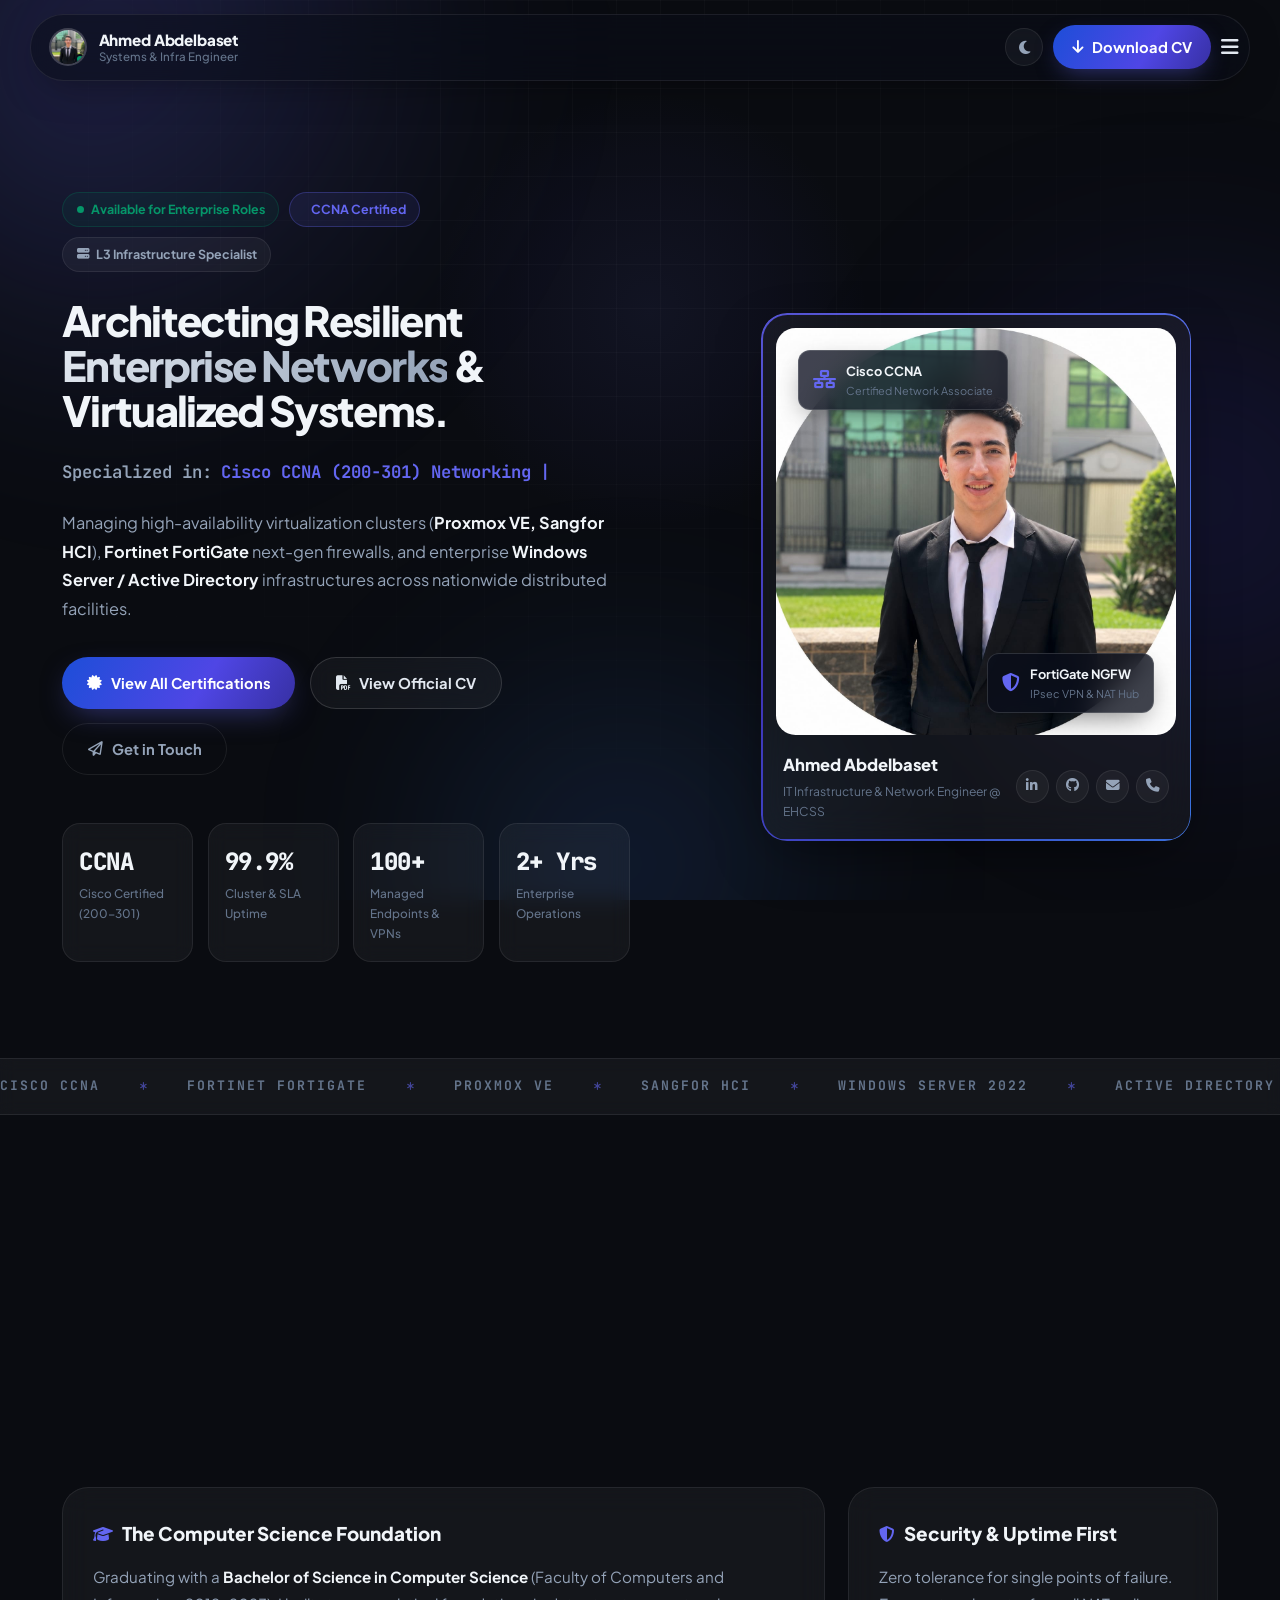
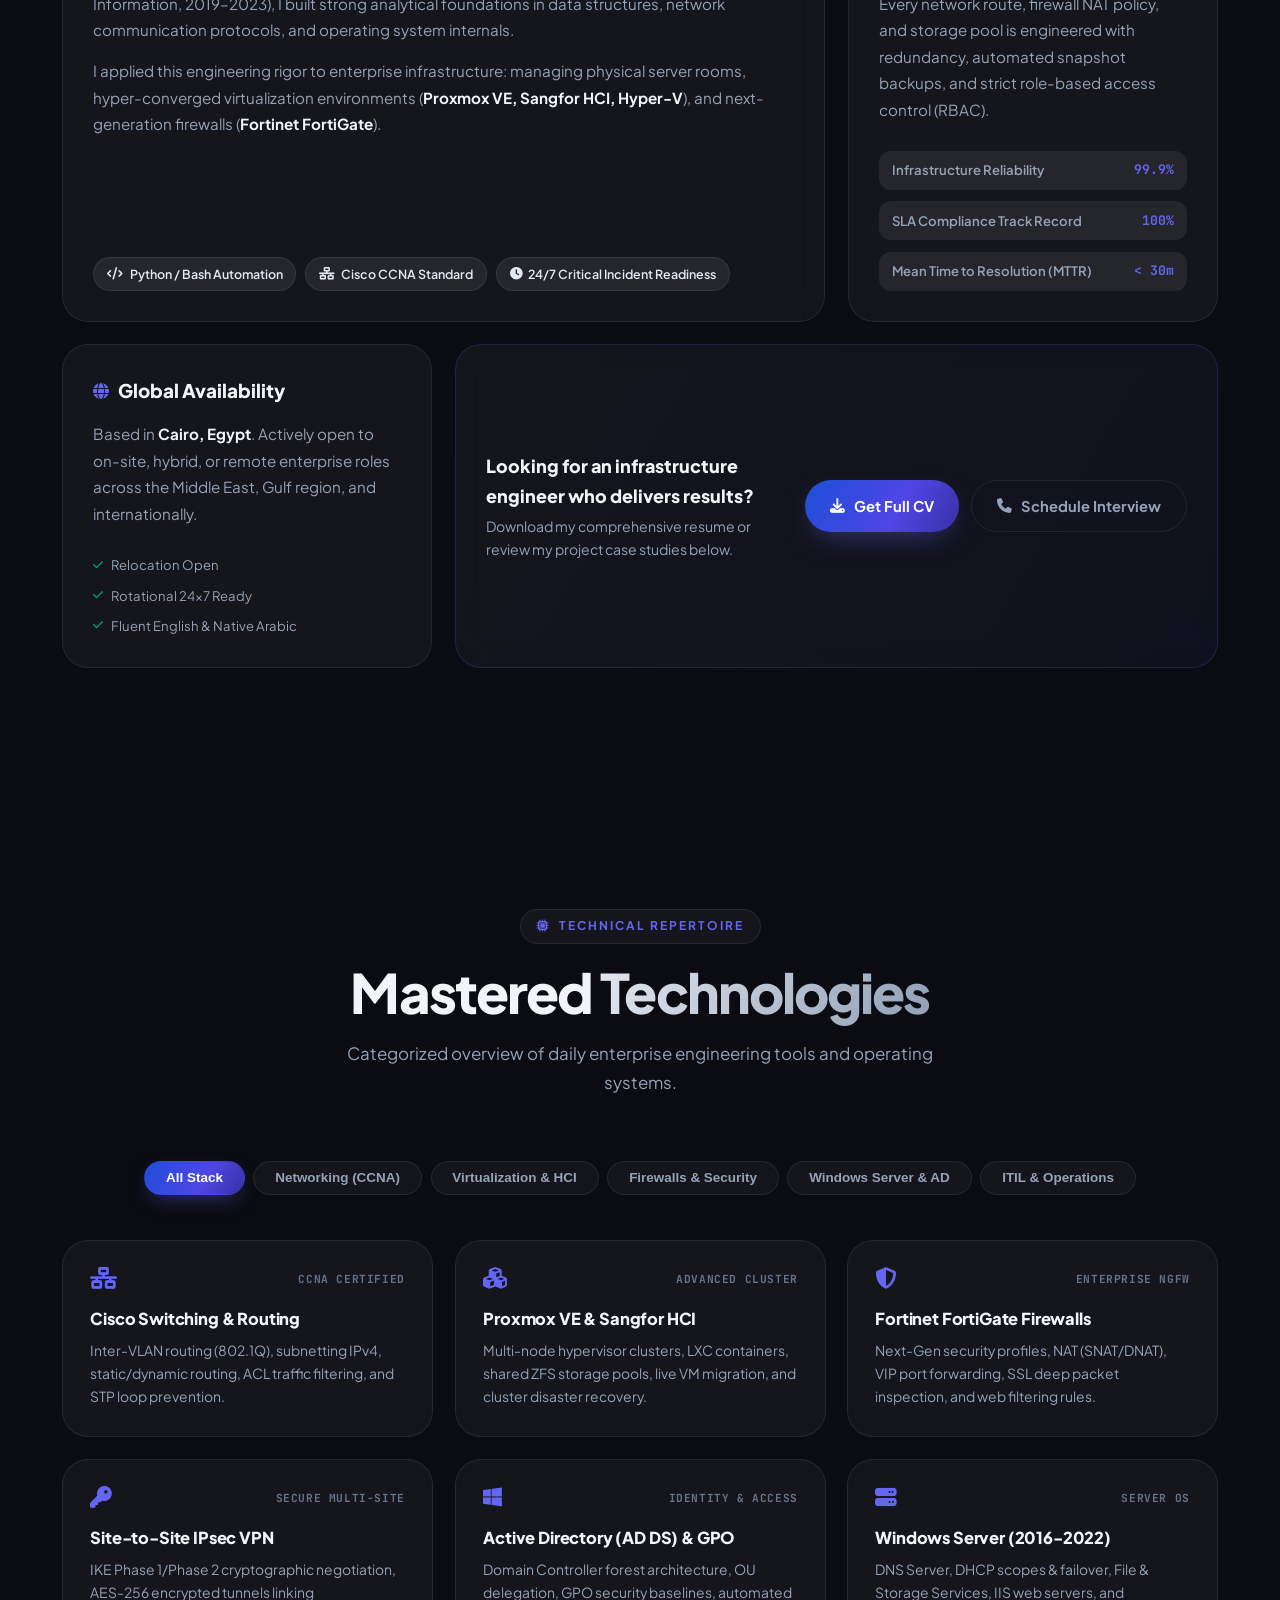
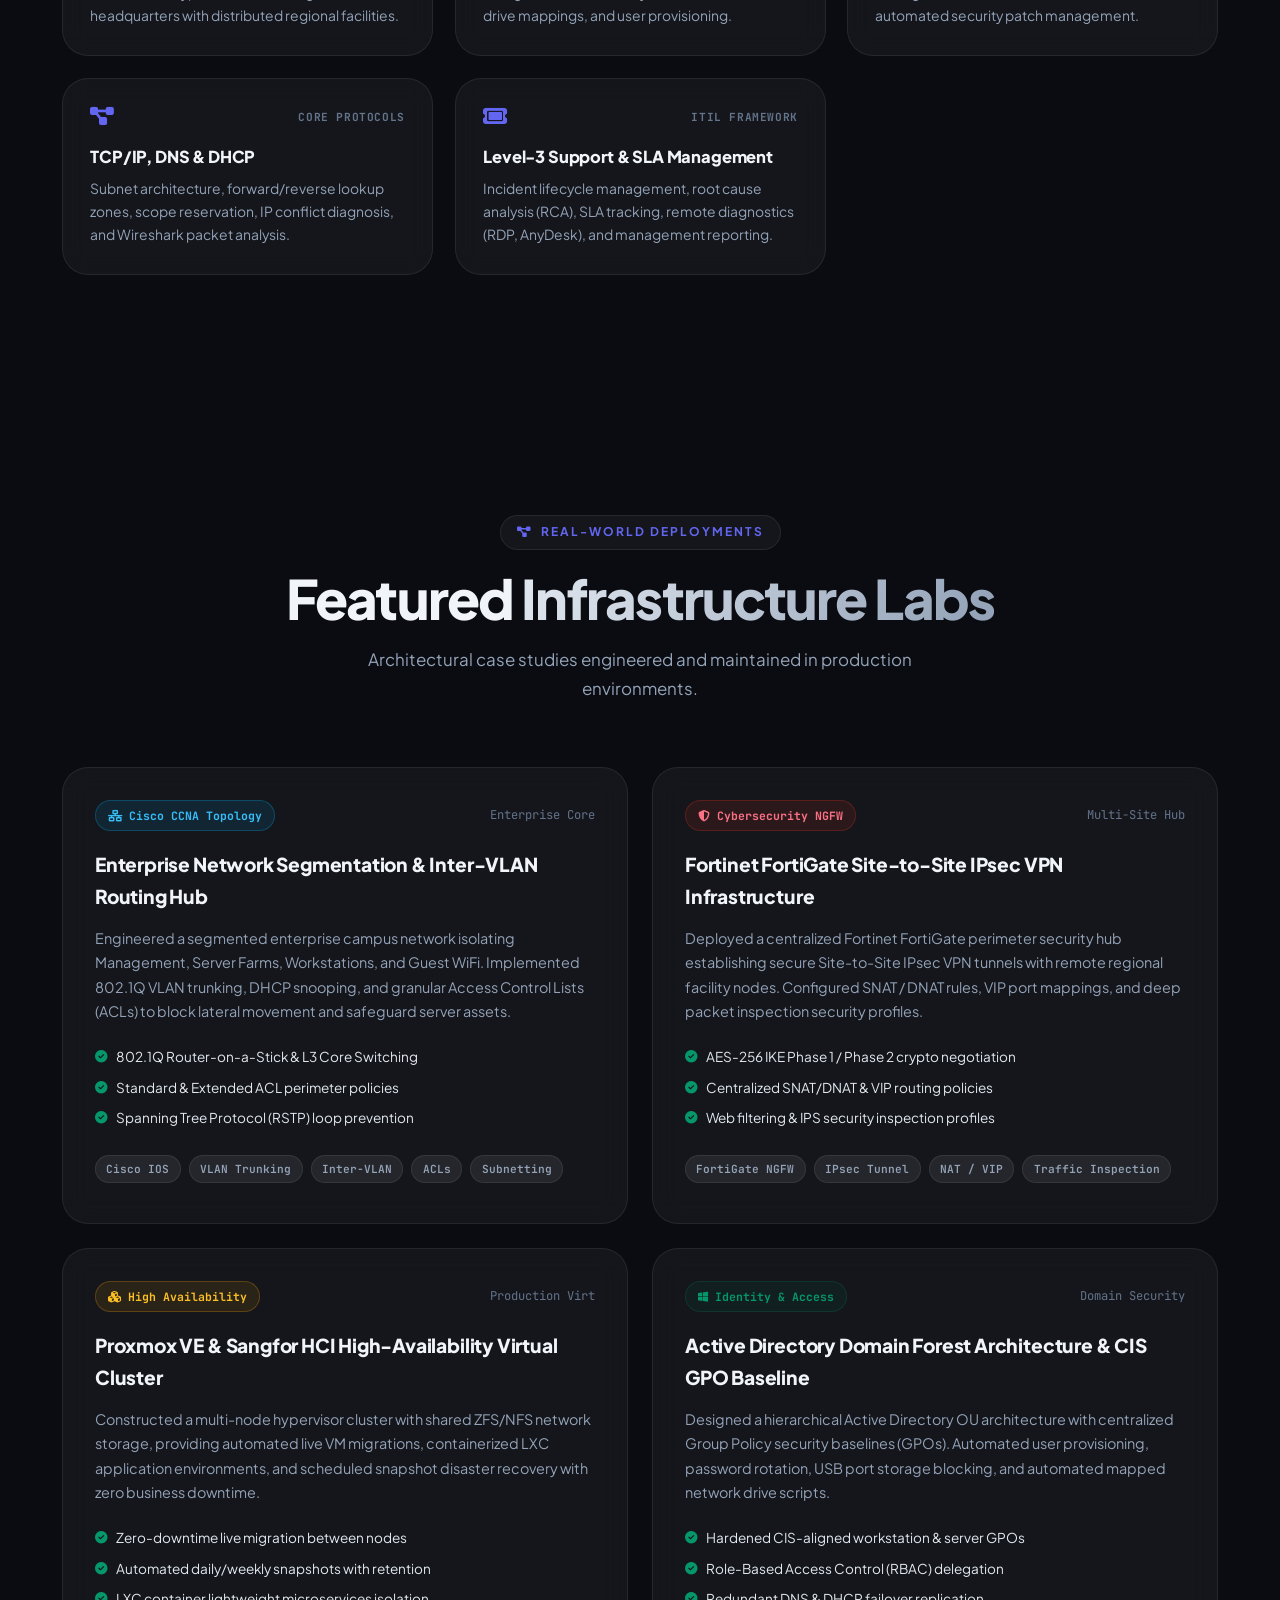
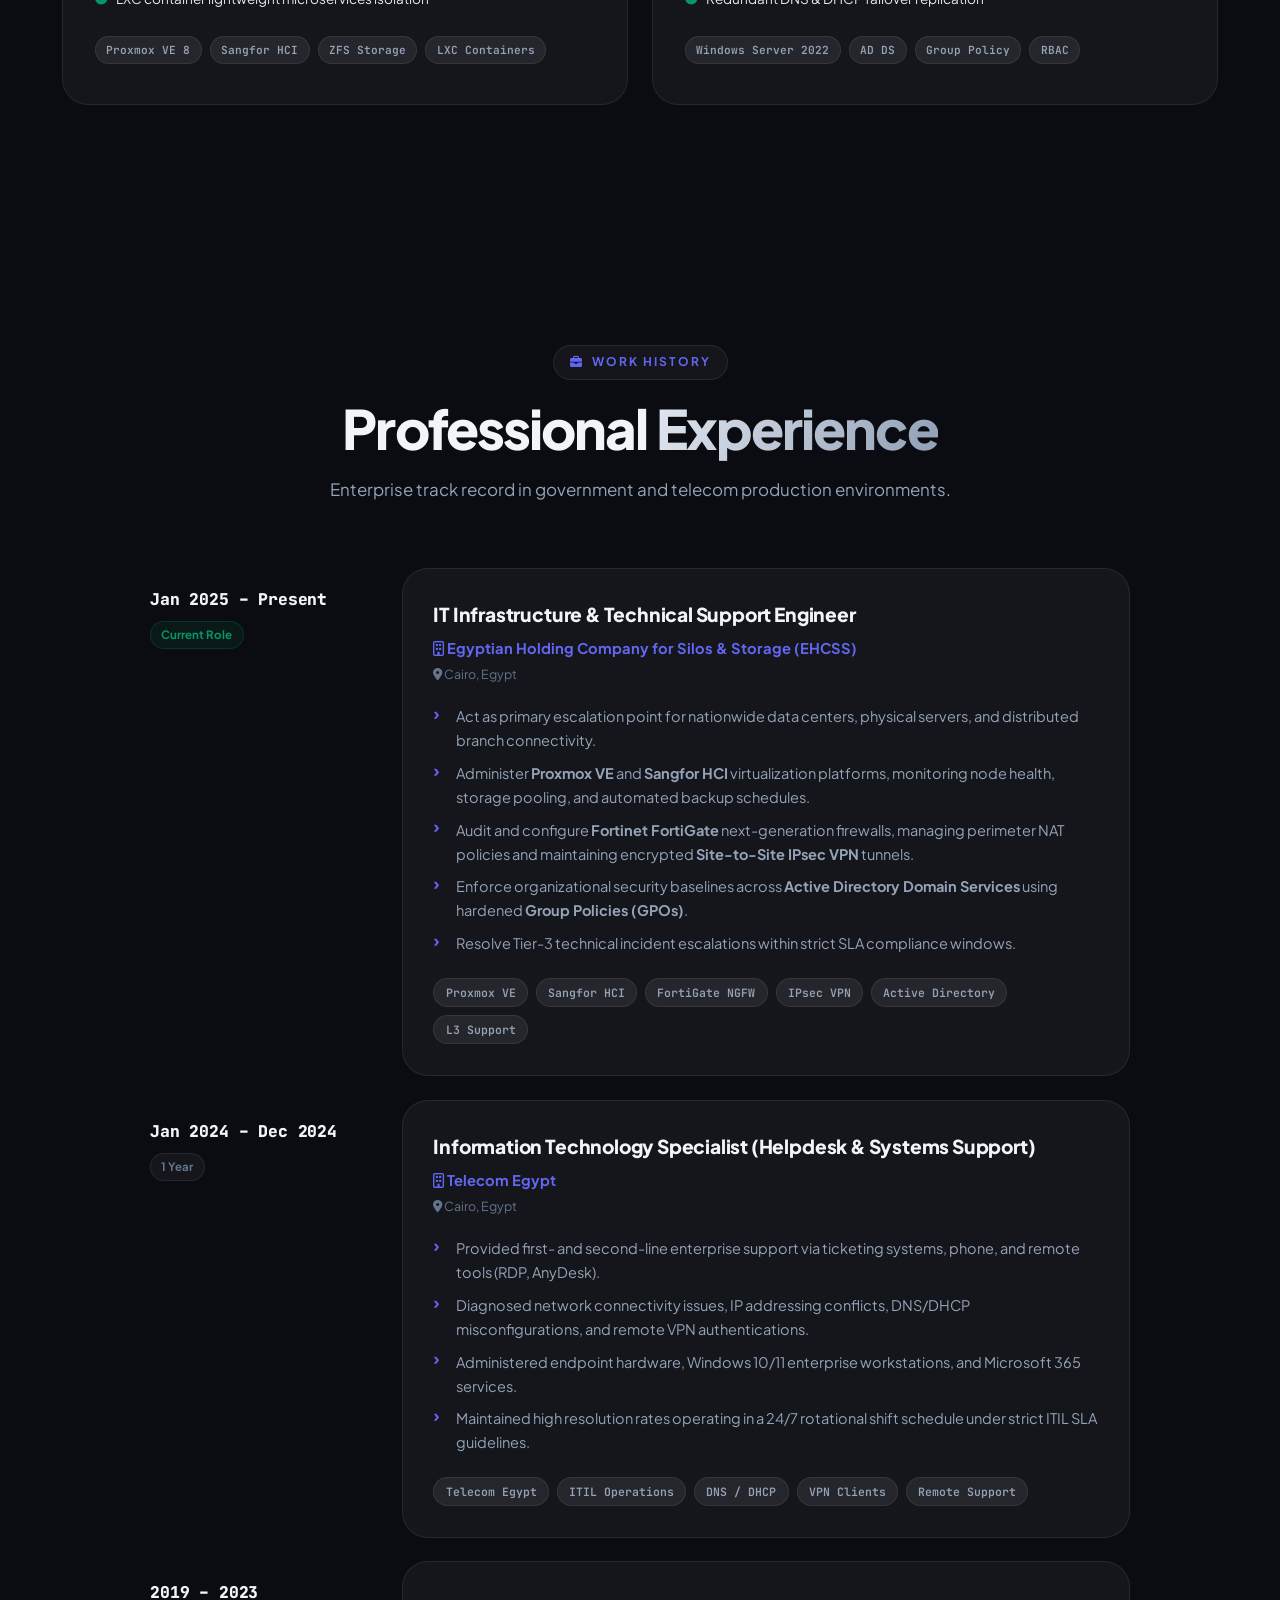
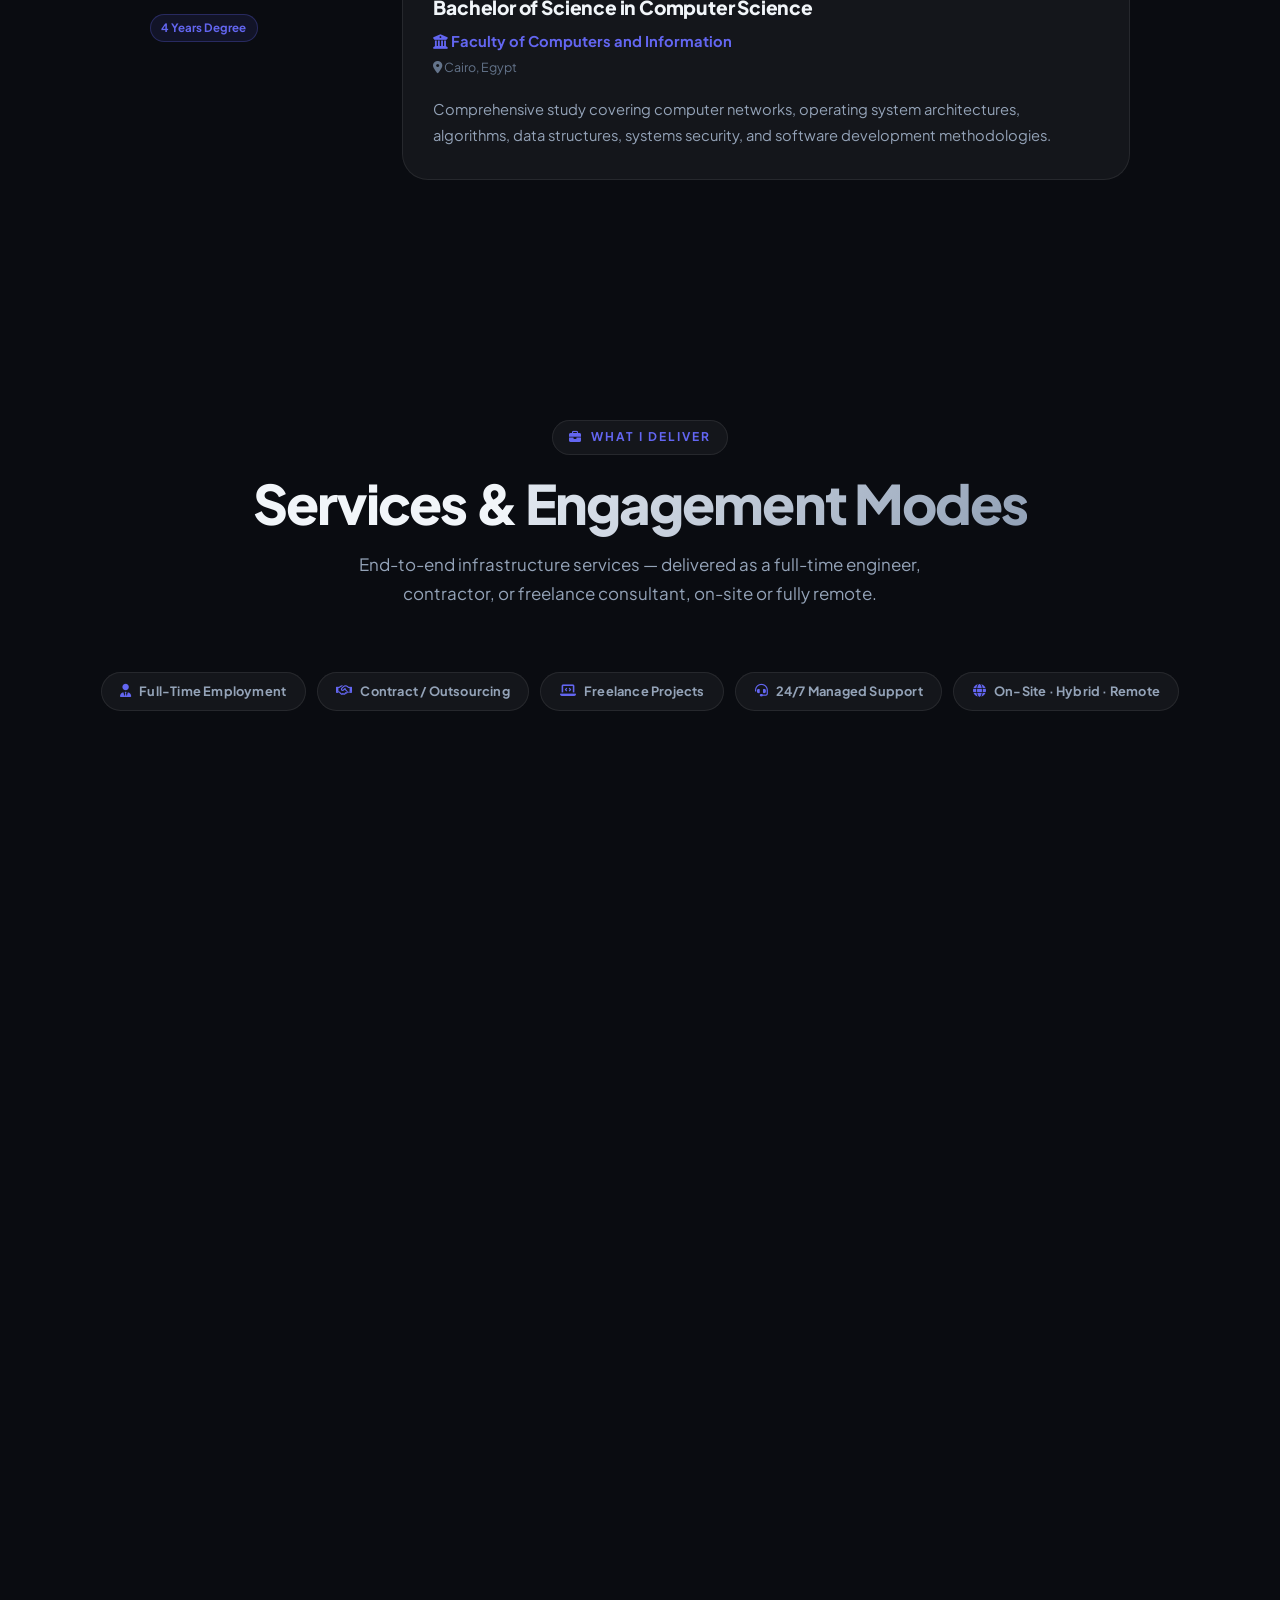
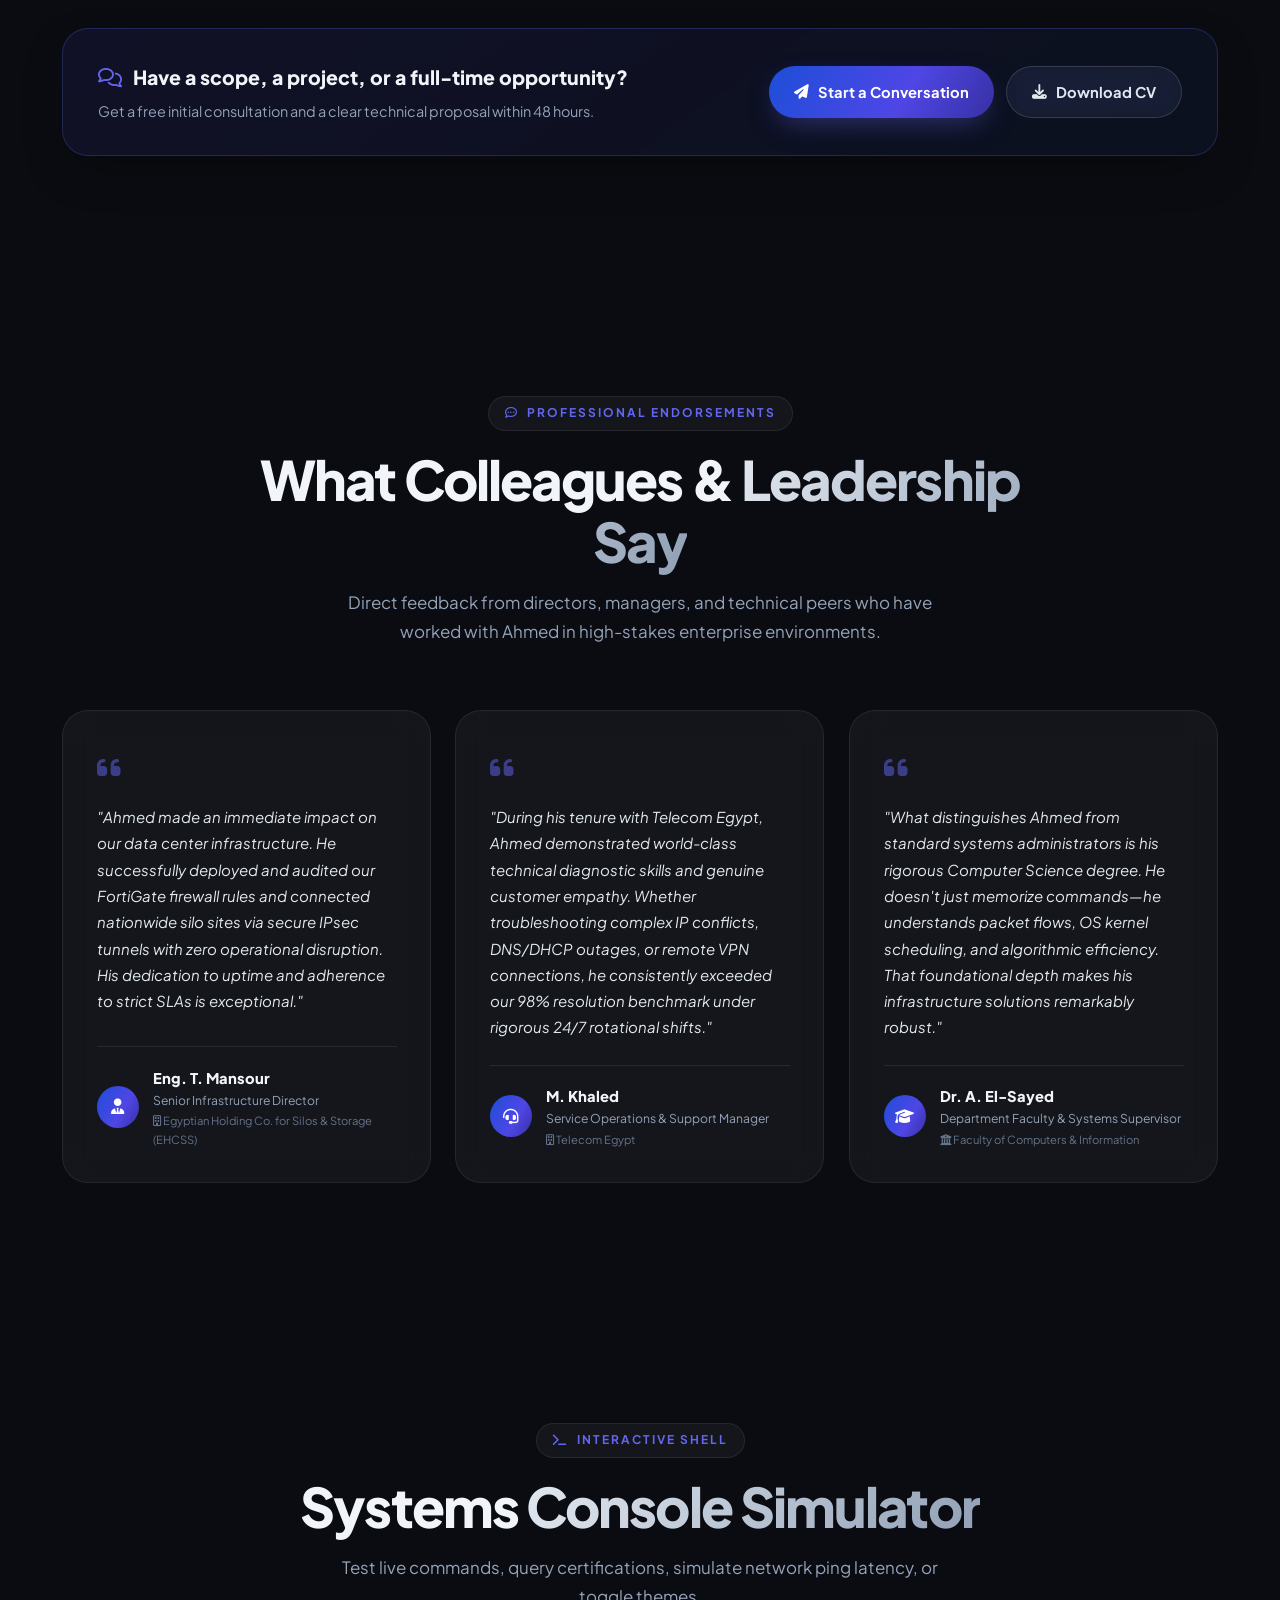
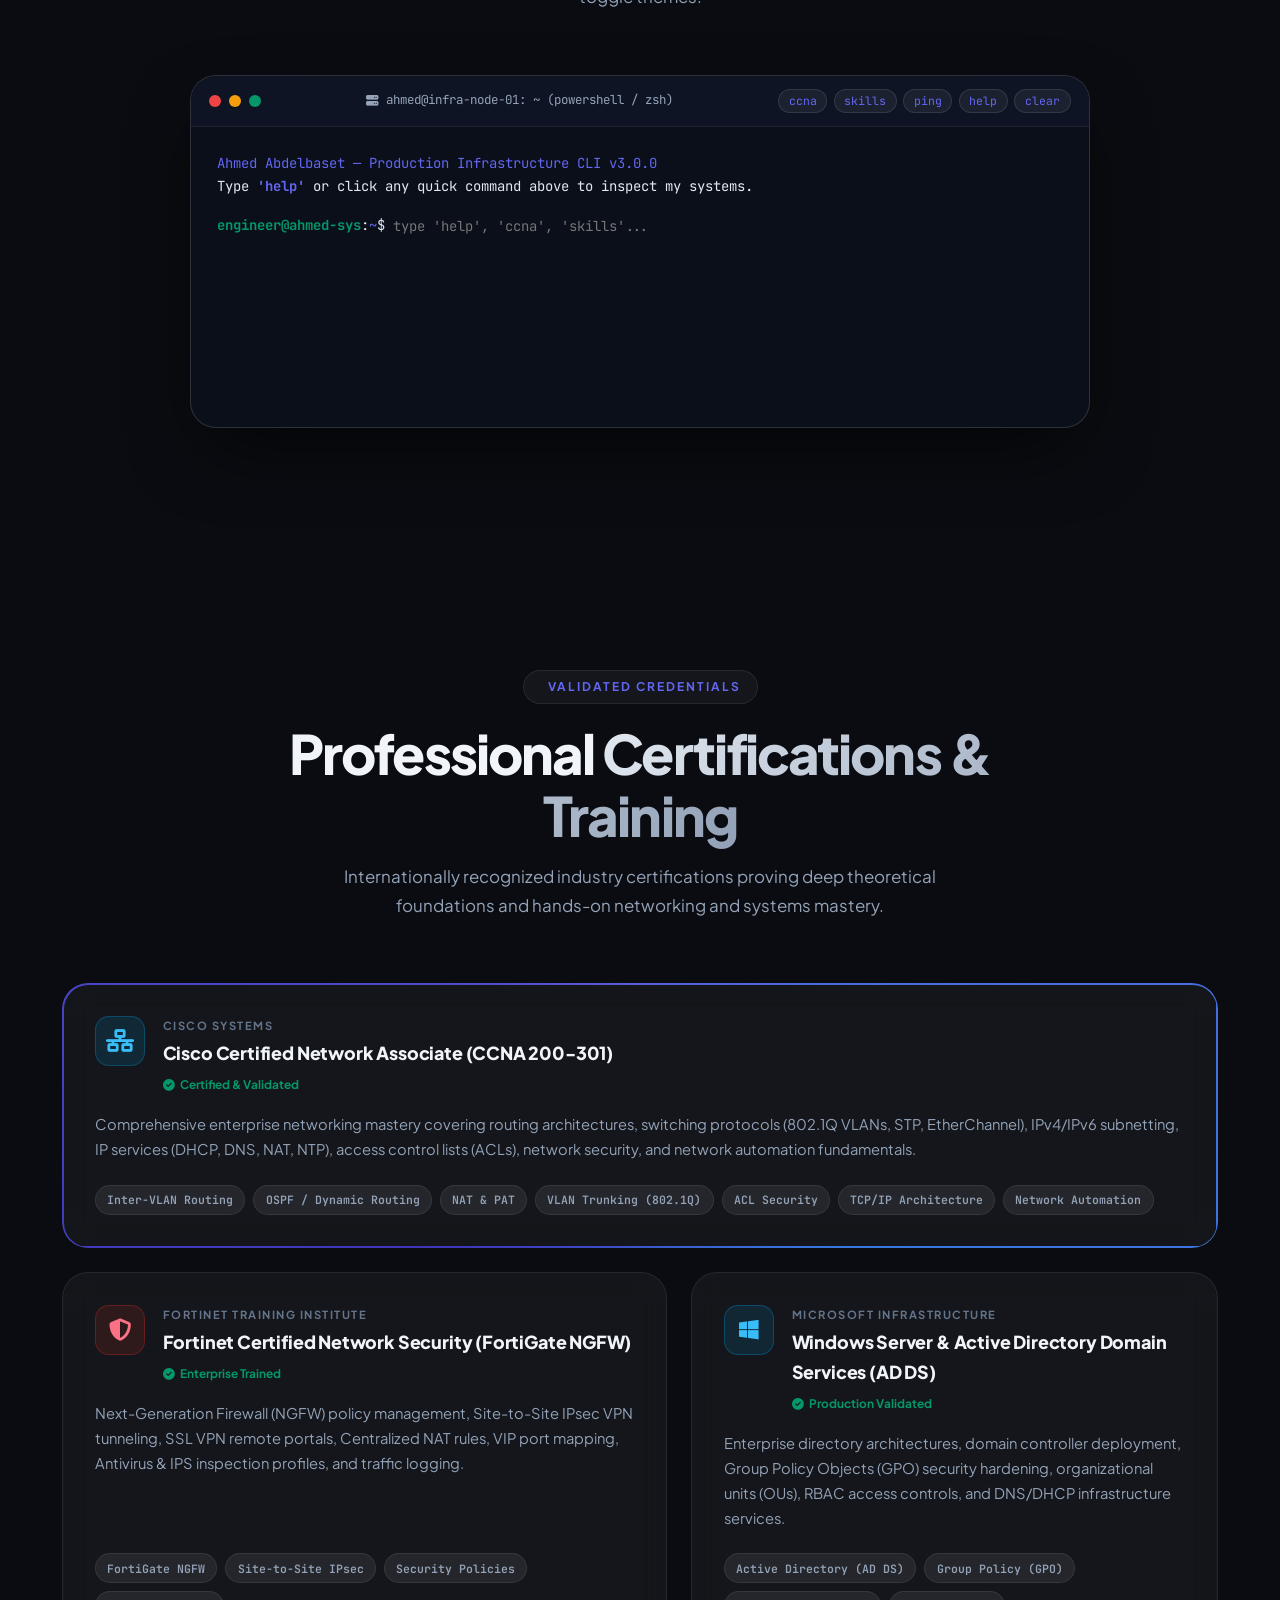
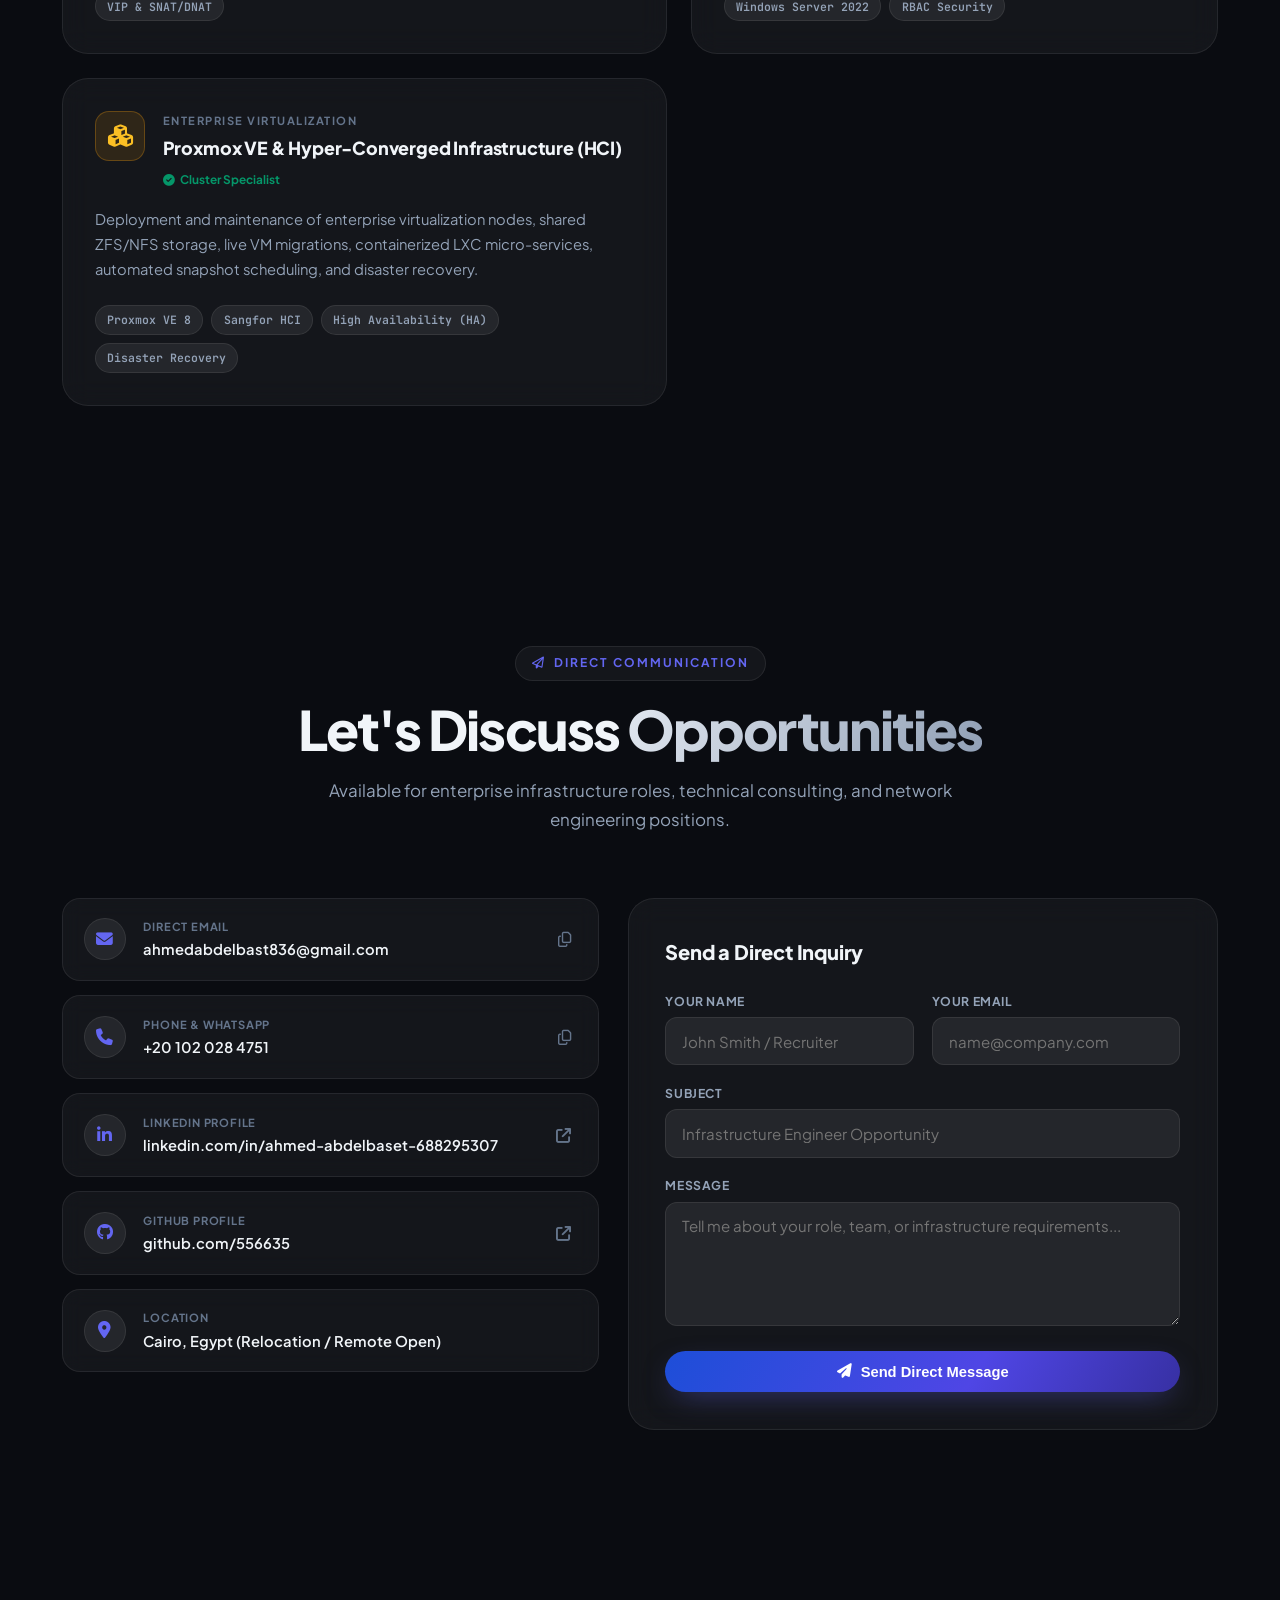
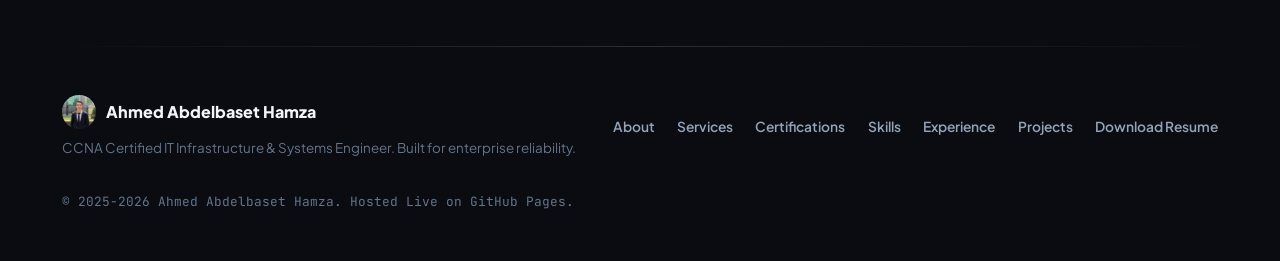
<file: index.html>
<!DOCTYPE html>
<html lang="en" data-theme="dark">
<head>
  <meta charset="UTF-8">
  <meta name="viewport" content="width=device-width, initial-scale=1.0">
  <meta name="theme-color" content="#0a0c11">
  <meta name="color-scheme" content="dark light">
  <title>Ahmed Abdelbaset Hamza | Senior IT Infrastructure & Systems Engineer</title>
  <meta name="description" content="Official portfolio of Ahmed Abdelbaset Hamza - CCNA certified IT Infrastructure, Network & Systems Engineer. Enterprise Virtualization (Proxmox, Sangfor), Fortinet FortiGate, and Active Directory specialist.">
  <meta name="keywords" content="Ahmed Abdelbaset, CCNA, IT Infrastructure Engineer, Systems Administrator, Proxmox, FortiGate, Active Directory, Cairo Egypt">
  <meta name="author" content="Ahmed Abdelbaset Hamza">

  <!-- Favicon (Inline SVG data URI - Zero Request) -->
  <link rel="icon" href="data:image/svg+xml,%3Csvg%20xmlns='http://www.w3.org/2000/svg'%20viewBox='0%200%20100%20100'%3E%3Cdefs%3E%3ClinearGradient%20id='g'%20x1='0'%20y1='0'%20x2='1'%20y2='1'%3E%3Cstop%20offset='0'%20stop-color='%232563eb'/%3E%3Cstop%20offset='1'%20stop-color='%230284c7'/%3E%3C/linearGradient%3E%3C/defs%3E%3Crect%20width='100'%20height='100'%20rx='22'%20fill='url(%23g)'/%3E%3Ctext%20x='50'%20y='68'%20font-size='52'%20font-family='Arial,sans-serif'%20font-weight='bold'%20text-anchor='middle'%20fill='white'%3EAA%3C/text%3E%3C/svg%3E">

  <!-- Open Graph Meta Tags -->
  <meta property="og:title" content="Ahmed Abdelbaset Hamza | IT Infrastructure & Systems Engineer">
  <meta property="og:description" content="CCNA Certified • Enterprise Virtualization • Fortinet NGFW • Active Directory Architecture">
  <meta property="og:image" content="https://556635.github.io/portfolio/assets/ahmed-photo.jpg">
  <meta property="og:type" content="website">
  <meta property="og:locale" content="en_US">

  <!-- Twitter Card -->
  <meta name="twitter:card" content="summary_large_image">
  <meta name="twitter:title" content="Ahmed Abdelbaset Hamza | IT Infrastructure & Systems Engineer">
  <meta name="twitter:description" content="CCNA Certified • Enterprise Virtualization • Fortinet NGFW • Active Directory Architecture">
  <meta name="twitter:image" content="https://556635.github.io/portfolio/assets/ahmed-photo.jpg">

  <!-- Structured Data: Person / Professional -->
  <script type="application/ld+json">
  {
    "@context": "https://schema.org",
    "@type": "Person",
    "name": "Ahmed Abdelbaset Hamza",
    "jobTitle": "IT Infrastructure & Systems Engineer",
    "url": "https://556635.github.io/portfolio/",
    "image": "https://556635.github.io/portfolio/assets/ahmed-photo.jpg",
    "address": { "@type": "PostalAddress", "addressLocality": "Cairo", "addressCountry": "Egypt" },
    "knowsAbout": ["CCNA", "Routing and Switching", "Networking", "Firewalls", "Virtualization", "Proxmox VE", "Fortinet FortiGate", "Active Directory", "Windows Server"],
    "worksFor": { "@type": "Organization", "name": "Telecom Egypt" },
    "alumniOf": { "@type": "CollegeOrUniversity", "name": "Faculty of Computers and Information" }
  }
  </script>

  <!-- Fonts: Plus Jakarta Sans (Modern Executive Sans) & JetBrains Mono -->
  <link rel="preconnect" href="https://fonts.googleapis.com">
  <link rel="preconnect" href="https://fonts.gstatic.com" crossorigin>
  <link href="https://fonts.googleapis.com/css2?family=Plus+Jakarta+Sans:wght@300;400;500;600;700;800&family=JetBrains+Mono:wght@400;500;700&display=swap" rel="stylesheet">

  <!-- Font Awesome 6 -->
  <link rel="stylesheet" href="https://cdnjs.cloudflare.com/ajax/libs/font-awesome/6.5.1/css/all.min.css" integrity="sha512-DTOQO9RWCH3ppGqcWaEA1BIZOC6xxalwEsw9c2QQeAIftl+Vegovlnee1c9QX4TctnWMn13TZye+giMm8e2LwA==" crossorigin="anonymous" referrerpolicy="no-referrer" />

  <!-- Main Stylesheet -->
  <link rel="stylesheet" href="style.css">
</head>
<body>

  <!-- Aurora Background Orbs -->
  <div class="aurora-bg" aria-hidden="true">
    <div class="aurora-orb orb-1"></div>
    <div class="aurora-orb orb-2"></div>
    <div class="aurora-orb orb-3"></div>
  </div>

  <!-- Interactive Cursor Glow Follower -->
  <div class="cursor-glow" id="cursorGlow"></div>

  <!-- Scroll Progress Indicator -->
  <div class="scroll-progress" id="scrollProgress"></div>

  <!-- Preloader / Splash Screen -->
  <div class="preloader-screen" id="preloader">
    <div class="preloader-ring"></div>
    <div class="preloader-brand"><span class="p-accent">ahmed</span>@infra-node-01</div>
    <div class="preloader-bar"><div class="preloader-bar-fill"></div></div>
  </div>

  <!-- Subtle Blueprint Grid Pattern -->
  <div class="blueprint-grid"></div>

  <!-- Navbar / Header -->
  <header class="site-header" id="navbar">
    <div class="nav-wrapper">
      <a href="#hero" class="brand-identity">
        <div class="brand-avatar-mini">
          <img src="assets/ahmed-photo.jpg" alt="Ahmed Abdelbaset" class="mini-avatar-img" onerror="this.style.display='none'">
          <span class="avatar-status-pip"></span>
        </div>
        <div class="brand-text-block">
          <span class="brand-name">Ahmed Abdelbaset</span>
          <span class="brand-role">Systems & Infra Engineer</span>
        </div>
      </a>

      <nav class="primary-nav" id="nav-menu">
        <ul class="nav-links-list">
          <li><a href="#about" class="nav-item">About</a></li>
          <li><a href="#skills" class="nav-item">Skills</a></li>
          <li><a href="#projects" class="nav-item">Projects</a></li>
          <li><a href="#experience" class="nav-item">Experience</a></li>
          <li><a href="#services" class="nav-item">Services</a></li>
          <li><a href="#endorsements" class="nav-item">Endorsements</a></li>
          <li><a href="#cli" class="nav-item">CLI</a></li>
          <li><a href="#certifications" class="nav-item highlight-nav"><i class="fa-solid fa-certificate"></i> Certifications</a></li>
          <li><a href="#contact" class="nav-item">Contact</a></li>
        </ul>
      </nav>

      <div class="header-right-actions">
        <button class="theme-switcher-btn" id="theme-toggle" aria-label="Toggle Theme" title="Switch Theme">
          <i class="fa-solid fa-moon" id="theme-icon"></i>
        </button>
        <a href="Ahmed_Abdelbaset_CV.html" target="_blank" class="cta-pill-btn">
          <i class="fa-solid fa-arrow-down"></i> <span>Download CV</span>
        </a>
        <button class="mobile-menu-toggle" id="mobile-toggle" aria-label="Toggle Navigation Menu">
          <i class="fa-solid fa-bars"></i>
        </button>
      </div>
    </div>
  </header>

  <main>
    <!-- HERO SECTION -->
    <section class="hero-section" id="hero">
      <div class="container hero-layout">
        <div class="hero-content-col">
          <!-- Availability & Credentials Ribbon -->
          <div class="credentials-badge-strip reveal visible">
            <span class="live-pulse-badge">
              <span class="live-dot"></span> Available for Enterprise Roles
            </span>
            <span class="cert-pill-badge">
              <i class="fa-solid fa-shield-check"></i> CCNA Certified
            </span>
            <span class="exp-pill-badge">
              <i class="fa-solid fa-server"></i> L3 Infrastructure Specialist
            </span>
          </div>

          <h1 class="hero-headline">
            Architecting Resilient <br>
            <span class="accent-headline">Enterprise Networks</span> &amp; Virtualized Systems.
          </h1>

          <div class="typewriter-headline-box">
            <span class="type-prefix">Specialized in:</span>
            <span class="type-dynamic" id="typewriter-text"></span>
            <span class="type-cursor">|</span>
          </div>

          <p class="hero-subtext">
            Managing high-availability virtualization clusters (<strong>Proxmox VE, Sangfor HCI</strong>), <strong>Fortinet FortiGate</strong> next-gen firewalls, and enterprise <strong>Windows Server / Active Directory</strong> infrastructures across nationwide distributed facilities.
          </p>

          <div class="hero-action-buttons">
            <a href="#certifications" class="btn-primary-titanium">
              <i class="fa-solid fa-certificate"></i> View All Certifications
            </a>
            <a href="Ahmed_Abdelbaset_CV.html" target="_blank" class="btn-secondary-graphite">
              <i class="fa-solid fa-file-pdf"></i> View Official CV
            </a>
            <a href="#contact" class="btn-ghost-outline">
              <i class="fa-regular fa-paper-plane"></i> Get in Touch
            </a>
          </div>

          <!-- Quick Metrics Bar -->
          <div class="hero-stats-deck">
            <div class="stat-card-micro">
              <div class="stat-number">CCNA</div>
              <div class="stat-desc">Cisco Certified (200-301)</div>
            </div>
            <div class="stat-card-micro">
              <div class="stat-number" data-count="99.9" data-suffix="%">0%</div>
              <div class="stat-desc">Cluster & SLA Uptime</div>
            </div>
            <div class="stat-card-micro">
              <div class="stat-number" data-count="100" data-suffix="+">0</div>
              <div class="stat-desc">Managed Endpoints & VPNs</div>
            </div>
            <div class="stat-card-micro">
              <div class="stat-number" data-count="2" data-suffix="+ Yrs">0</div>
              <div class="stat-desc">Enterprise Operations</div>
            </div>
          </div>
        </div>

        <!-- Hero Photo & Engineering Frame Column -->
        <div class="hero-photo-col">
          <div class="engineer-photo-card gradient-border-anim">
            <div class="photo-card-glass-glow"></div>
            <div class="photo-image-wrapper">
              <img src="assets/ahmed-photo.jpg" alt="Ahmed Abdelbaset Hamza" class="engineer-photo" id="profile-photo-element" fetchpriority="high">
              
              <!-- Floating Verification Badges on Photo -->
              <div class="floating-badge badge-top-left">
                <i class="fa-solid fa-network-wired"></i>
                <div>
                  <strong>Cisco CCNA</strong>
                  <span>Certified Network Associate</span>
                </div>
              </div>

              <div class="floating-badge badge-bottom-right">
                <i class="fa-solid fa-shield-halved"></i>
                <div>
                  <strong>FortiGate NGFW</strong>
                  <span>IPsec VPN &amp; NAT Hub</span>
                </div>
              </div>
            </div>

            <!-- Engineering Identity Footer Bar -->
            <div class="photo-card-footer">
              <div class="identity-info">
                <h4 class="identity-name">Ahmed Abdelbaset</h4>
                <p class="identity-title">IT Infrastructure &amp; Network Engineer @ EHCSS</p>
              </div>
              <div class="identity-socials">
                <a href="https://www.linkedin.com/in/ahmed-abdelbaset-688295307" target="_blank" rel="noopener noreferrer" title="LinkedIn"><i class="fa-brands fa-linkedin-in"></i></a>
                <a href="https://github.com/556635" target="_blank" rel="noopener noreferrer" title="GitHub"><i class="fa-brands fa-github"></i></a>
                <a href="mailto:ahmedabdelbast836@gmail.com" title="Email"><i class="fa-solid fa-envelope"></i></a>
                <a href="tel:+201020284751" title="Phone"><i class="fa-solid fa-phone"></i></a>
              </div>
            </div>
          </div>
        </div>
      </div>
    </section>
    <!-- TECH STACK TICKER (Marquee) -->
    <div class="tech-ticker" aria-hidden="true">
      <div class="tech-ticker-track">
        <span>Cisco CCNA</span><i class="fa-solid fa-asterisk"></i>
        <span>Fortinet FortiGate</span><i class="fa-solid fa-asterisk"></i>
        <span>Proxmox VE</span><i class="fa-solid fa-asterisk"></i>
        <span>Sangfor HCI</span><i class="fa-solid fa-asterisk"></i>
        <span>Windows Server 2022</span><i class="fa-solid fa-asterisk"></i>
        <span>Active Directory</span><i class="fa-solid fa-asterisk"></i>
        <span>IPsec VPN</span><i class="fa-solid fa-asterisk"></i>
        <span>ZFS Storage</span><i class="fa-solid fa-asterisk"></i>
        <span>LXC Containers</span><i class="fa-solid fa-asterisk"></i>
        <span>ITIL v4</span><i class="fa-solid fa-asterisk"></i>
        <span>Cisco CCNA</span><i class="fa-solid fa-asterisk"></i>
        <span>Fortinet FortiGate</span><i class="fa-solid fa-asterisk"></i>
        <span>Proxmox VE</span><i class="fa-solid fa-asterisk"></i>
        <span>Sangfor HCI</span><i class="fa-solid fa-asterisk"></i>
        <span>Windows Server 2022</span><i class="fa-solid fa-asterisk"></i>
        <span>Active Directory</span><i class="fa-solid fa-asterisk"></i>
        <span>IPsec VPN</span><i class="fa-solid fa-asterisk"></i>
        <span>ZFS Storage</span><i class="fa-solid fa-asterisk"></i>
        <span>LXC Containers</span><i class="fa-solid fa-asterisk"></i>
        <span>ITIL v4</span><i class="fa-solid fa-asterisk"></i>
      </div>
    </div>
    <!-- ABOUT SECTION (BENTO GRID STYLE) -->
    <section class="section about-section" id="about">
      <div class="container">
        <div class="section-tag-row reveal">
          <span class="section-kicker"><i class="fa-regular fa-id-badge"></i> Engineering Profile</span>
          <h2 class="section-heading">Background &amp; <span class="text-gradient">Core Philosophy</span></h2>
          <p class="section-lead">A blend of computer science rigour and production-tested data center reliability.</p>
        </div>

        <div class="bento-about-grid">
          <!-- Bento Card 1: Academic & Experience Narrative -->
          <div class="bento-box bento-span-2">
            <h3 class="bento-title"><i class="fa-solid fa-graduation-cap"></i> The Computer Science Foundation</h3>
            <p class="bento-text">
              Graduating with a <strong>Bachelor of Science in Computer Science</strong> (Faculty of Computers and Information, 2019–2023), I built strong analytical foundations in data structures, network communication protocols, and operating system internals.
            </p>
            <p class="bento-text">
              I applied this engineering rigor to enterprise infrastructure: managing physical server rooms, hyper-converged virtualization environments (<strong>Proxmox VE, Sangfor HCI, Hyper-V</strong>), and next-generation firewalls (<strong>Fortinet FortiGate</strong>).
            </p>
            <div class="bento-meta-stats">
              <div class="meta-stat-chip"><i class="fa-solid fa-code"></i> Python / Bash Automation</div>
              <div class="meta-stat-chip"><i class="fa-solid fa-network-wired"></i> Cisco CCNA Standard</div>
              <div class="meta-stat-chip"><i class="fa-solid fa-clock"></i> 24/7 Critical Incident Readiness</div>
            </div>
          </div>

          <!-- Bento Card 2: Core Philosophy -->
          <div class="bento-box">
            <h3 class="bento-title"><i class="fa-solid fa-shield-halved"></i> Security &amp; Uptime First</h3>
            <p class="bento-text">
              Zero tolerance for single points of failure. Every network route, firewall NAT policy, and storage pool is engineered with redundancy, automated snapshot backups, and strict role-based access control (RBAC).
            </p>
            <div class="bento-progress-list">
              <div class="p-item">
                <span>Infrastructure Reliability</span>
                <span class="p-val">99.9%</span>
              </div>
              <div class="p-item">
                <span>SLA Compliance Track Record</span>
                <span class="p-val">100%</span>
              </div>
              <div class="p-item">
                <span>Mean Time to Resolution (MTTR)</span>
                <span class="p-val">&lt; 30m</span>
              </div>
            </div>
          </div>

          <!-- Bento Card 3: Location & Readiness -->
          <div class="bento-box">
            <h3 class="bento-title"><i class="fa-solid fa-globe"></i> Global Availability</h3>
            <p class="bento-text">
              Based in <strong>Cairo, Egypt</strong>. Actively open to on-site, hybrid, or remote enterprise roles across the Middle East, Gulf region, and internationally.
            </p>
            <div class="contact-pill-list">
              <span class="c-pill"><i class="fa-solid fa-check"></i> Relocation Open</span>
              <span class="c-pill"><i class="fa-solid fa-check"></i> Rotational 24x7 Ready</span>
              <span class="c-pill"><i class="fa-solid fa-check"></i> Fluent English &amp; Native Arabic</span>
            </div>
          </div>

          <!-- Bento Card 4: Quick Action -->
          <div class="bento-box bento-span-2 bento-action-card">
            <div class="action-card-text">
              <h4>Looking for an infrastructure engineer who delivers results?</h4>
              <p>Download my comprehensive resume or review my project case studies below.</p>
            </div>
            <div class="action-card-btns">
              <a href="Ahmed_Abdelbaset_CV.html" target="_blank" class="btn-primary-titanium"><i class="fa-solid fa-download"></i> Get Full CV</a>
              <a href="#contact" class="btn-ghost-outline"><i class="fa-solid fa-phone"></i> Schedule Interview</a>
            </div>
          </div>
        </div>
      </div>
    </section>
    <!-- SKILLS MATRIX SECTION -->
    <section class="section skills-section" id="skills">
      <div class="container">
        <div class="section-tag-row reveal">
          <span class="section-kicker"><i class="fa-solid fa-microchip"></i> Technical Repertoire</span>
          <h2 class="section-heading">Mastered <span class="text-gradient">Technologies</span></h2>
          <p class="section-lead">Categorized overview of daily enterprise engineering tools and operating systems.</p>
        </div>

        <div class="skill-category-tabs">
          <button class="s-tab-btn active" data-filter="all">All Stack</button>
          <button class="s-tab-btn" data-filter="networking">Networking (CCNA)</button>
          <button class="s-tab-btn" data-filter="virtualization">Virtualization &amp; HCI</button>
          <button class="s-tab-btn" data-filter="security">Firewalls &amp; Security</button>
          <button class="s-tab-btn" data-filter="systems">Windows Server &amp; AD</button>
          <button class="s-tab-btn" data-filter="support">ITIL &amp; Operations</button>
        </div>

        <div class="skills-matrix-grid">
          <!-- Skill Card -->
          <div class="s-card" data-cat="networking">
            <div class="s-card-top">
              <i class="fa-solid fa-network-wired s-icon"></i>
              <span class="s-level">CCNA Certified</span>
            </div>
            <h4>Cisco Switching &amp; Routing</h4>
            <p>Inter-VLAN routing (802.1Q), subnetting IPv4, static/dynamic routing, ACL traffic filtering, and STP loop prevention.</p>
          </div>

          <div class="s-card" data-cat="virtualization">
            <div class="s-card-top">
              <i class="fa-solid fa-cubes s-icon"></i>
              <span class="s-level">Advanced Cluster</span>
            </div>
            <h4>Proxmox VE &amp; Sangfor HCI</h4>
            <p>Multi-node hypervisor clusters, LXC containers, shared ZFS storage pools, live VM migration, and cluster disaster recovery.</p>
          </div>

          <div class="s-card" data-cat="security">
            <div class="s-card-top">
              <i class="fa-solid fa-shield-halved s-icon"></i>
              <span class="s-level">Enterprise NGFW</span>
            </div>
            <h4>Fortinet FortiGate Firewalls</h4>
            <p>Next-Gen security profiles, NAT (SNAT/DNAT), VIP port forwarding, SSL deep packet inspection, and web filtering rules.</p>
          </div>

          <div class="s-card" data-cat="security">
            <div class="s-card-top">
              <i class="fa-solid fa-key s-icon"></i>
              <span class="s-level">Secure Multi-Site</span>
            </div>
            <h4>Site-to-Site IPsec VPN</h4>
            <p>IKE Phase 1/Phase 2 cryptographic negotiation, AES-256 encrypted tunnels linking headquarters with distributed regional facilities.</p>
          </div>

          <div class="s-card" data-cat="systems">
            <div class="s-card-top">
              <i class="fa-brands fa-windows s-icon"></i>
              <span class="s-level">Identity &amp; Access</span>
            </div>
            <h4>Active Directory (AD DS) &amp; GPO</h4>
            <p>Domain Controller forest architecture, OU delegation, GPO security baselines, automated drive mappings, and user provisioning.</p>
          </div>

          <div class="s-card" data-cat="systems">
            <div class="s-card-top">
              <i class="fa-solid fa-server s-icon"></i>
              <span class="s-level">Server OS</span>
            </div>
            <h4>Windows Server (2016-2022)</h4>
            <p>DNS Server, DHCP scopes &amp; failover, File &amp; Storage Services, IIS web servers, and automated security patch management.</p>
          </div>

          <div class="s-card" data-cat="networking">
            <div class="s-card-top">
              <i class="fa-solid fa-diagram-project s-icon"></i>
              <span class="s-level">Core Protocols</span>
            </div>
            <h4>TCP/IP, DNS &amp; DHCP</h4>
            <p>Subnet architecture, forward/reverse lookup zones, scope reservation, IP conflict diagnosis, and Wireshark packet analysis.</p>
          </div>

          <div class="s-card" data-cat="support">
            <div class="s-card-top">
              <i class="fa-solid fa-ticket s-icon"></i>
              <span class="s-level">ITIL Framework</span>
            </div>
            <h4>Level-3 Support &amp; SLA Management</h4>
            <p>Incident lifecycle management, root cause analysis (RCA), SLA tracking, remote diagnostics (RDP, AnyDesk), and management reporting.</p>
          </div>
        </div>
      </div>
    </section>
    <!-- FEATURED PROJECTS & LABS -->
    <section class="section projects-section" id="projects">
      <div class="container">
        <div class="section-tag-row reveal">
          <span class="section-kicker"><i class="fa-solid fa-diagram-project"></i> Real-World Deployments</span>
          <h2 class="section-heading">Featured <span class="text-gradient">Infrastructure Labs</span></h2>
          <p class="section-lead">Architectural case studies engineered and maintained in production environments.</p>
        </div>

        <div class="projects-featured-grid">
          <!-- Project 1: CCNA Enterprise Network -->
          <div class="featured-project-box">
            <div class="fp-badge-row">
              <span class="fp-badge ccna-badge"><i class="fa-solid fa-network-wired"></i> Cisco CCNA Topology</span>
              <span class="fp-date">Enterprise Core</span>
            </div>
            <h3 class="fp-title">Enterprise Network Segmentation &amp; Inter-VLAN Routing Hub</h3>
            <p class="fp-desc">
              Engineered a segmented enterprise campus network isolating Management, Server Farms, Workstations, and Guest WiFi. Implemented 802.1Q VLAN trunking, DHCP snooping, and granular Access Control Lists (ACLs) to block lateral movement and safeguard server assets.
            </p>
            <div class="fp-features-list">
              <div><i class="fa-solid fa-circle-check"></i> 802.1Q Router-on-a-Stick &amp; L3 Core Switching</div>
              <div><i class="fa-solid fa-circle-check"></i> Standard &amp; Extended ACL perimeter policies</div>
              <div><i class="fa-solid fa-circle-check"></i> Spanning Tree Protocol (RSTP) loop prevention</div>
            </div>
            <div class="fp-tags">
              <span>Cisco IOS</span><span>VLAN Trunking</span><span>Inter-VLAN</span><span>ACLs</span><span>Subnetting</span>
            </div>
          </div>

          <!-- Project 2: FortiGate VPN Hub -->
          <div class="featured-project-box">
            <div class="fp-badge-row">
              <span class="fp-badge sec-badge"><i class="fa-solid fa-shield-halved"></i> Cybersecurity NGFW</span>
              <span class="fp-date">Multi-Site Hub</span>
            </div>
            <h3 class="fp-title">Fortinet FortiGate Site-to-Site IPsec VPN Infrastructure</h3>
            <p class="fp-desc">
              Deployed a centralized Fortinet FortiGate perimeter security hub establishing secure Site-to-Site IPsec VPN tunnels with remote regional facility nodes. Configured SNAT / DNAT rules, VIP port mappings, and deep packet inspection security profiles.
            </p>
            <div class="fp-features-list">
              <div><i class="fa-solid fa-circle-check"></i> AES-256 IKE Phase 1 / Phase 2 crypto negotiation</div>
              <div><i class="fa-solid fa-circle-check"></i> Centralized SNAT/DNAT &amp; VIP routing policies</div>
              <div><i class="fa-solid fa-circle-check"></i> Web filtering &amp; IPS security inspection profiles</div>
            </div>
            <div class="fp-tags">
              <span>FortiGate NGFW</span><span>IPsec Tunnel</span><span>NAT / VIP</span><span>Traffic Inspection</span>
            </div>
          </div>

          <!-- Project 3: Proxmox HA Cluster -->
          <div class="featured-project-box">
            <div class="fp-badge-row">
              <span class="fp-badge virt-badge"><i class="fa-solid fa-cubes"></i> High Availability</span>
              <span class="fp-date">Production Virt</span>
            </div>
            <h3 class="fp-title">Proxmox VE &amp; Sangfor HCI High-Availability Virtual Cluster</h3>
            <p class="fp-desc">
              Constructed a multi-node hypervisor cluster with shared ZFS/NFS network storage, providing automated live VM migrations, containerized LXC application environments, and scheduled snapshot disaster recovery with zero business downtime.
            </p>
            <div class="fp-features-list">
              <div><i class="fa-solid fa-circle-check"></i> Zero-downtime live migration between nodes</div>
              <div><i class="fa-solid fa-circle-check"></i> Automated daily/weekly snapshots with retention</div>
              <div><i class="fa-solid fa-circle-check"></i> LXC container lightweight microservices isolation</div>
            </div>
            <div class="fp-tags">
              <span>Proxmox VE 8</span><span>Sangfor HCI</span><span>ZFS Storage</span><span>LXC Containers</span>
            </div>
          </div>

          <!-- Project 4: AD Forest & GPO -->
          <div class="featured-project-box">
            <div class="fp-badge-row">
              <span class="fp-badge sys-badge"><i class="fa-brands fa-windows"></i> Identity &amp; Access</span>
              <span class="fp-date">Domain Security</span>
            </div>
            <h3 class="fp-title">Active Directory Domain Forest Architecture &amp; CIS GPO Baseline</h3>
            <p class="fp-desc">
              Designed a hierarchical Active Directory OU architecture with centralized Group Policy security baselines (GPOs). Automated user provisioning, password rotation, USB port storage blocking, and automated mapped network drive scripts.
            </p>
            <div class="fp-features-list">
              <div><i class="fa-solid fa-circle-check"></i> Hardened CIS-aligned workstation &amp; server GPOs</div>
              <div><i class="fa-solid fa-circle-check"></i> Role-Based Access Control (RBAC) delegation</div>
              <div><i class="fa-solid fa-circle-check"></i> Redundant DNS &amp; DHCP failover replication</div>
            </div>
            <div class="fp-tags">
              <span>Windows Server 2022</span><span>AD DS</span><span>Group Policy</span><span>RBAC</span>
            </div>
          </div>
        </div>
      </div>
    </section>
    <!-- EXPERIENCE TIMELINE -->
    <section class="section experience-section" id="experience">
      <div class="container">
        <div class="section-tag-row reveal">
          <span class="section-kicker"><i class="fa-solid fa-briefcase"></i> Work History</span>
          <h2 class="section-heading">Professional <span class="text-gradient">Experience</span></h2>
          <p class="section-lead">Enterprise track record in government and telecom production environments.</p>
        </div>

        <div class="timeline-v2">
          <!-- Role 1 -->
          <div class="timeline-row">
            <div class="timeline-date-side">
              <span class="t-year">Jan 2025 – Present</span>
              <span class="t-status-badge">Current Role</span>
            </div>
            <div class="timeline-card-side">
              <div class="t-card-header">
                <h3>IT Infrastructure &amp; Technical Support Engineer</h3>
                <span class="t-company"><i class="fa-regular fa-building"></i> Egyptian Holding Company for Silos &amp; Storage (EHCSS)</span>
                <span class="t-geo"><i class="fa-solid fa-location-dot"></i> Cairo, Egypt</span>
              </div>
              <ul class="t-duties-list">
                <li>Act as primary escalation point for nationwide data centers, physical servers, and distributed branch connectivity.</li>
                <li>Administer <strong>Proxmox VE</strong> and <strong>Sangfor HCI</strong> virtualization platforms, monitoring node health, storage pooling, and automated backup schedules.</li>
                <li>Audit and configure <strong>Fortinet FortiGate</strong> next-generation firewalls, managing perimeter NAT policies and maintaining encrypted <strong>Site-to-Site IPsec VPN</strong> tunnels.</li>
                <li>Enforce organizational security baselines across <strong>Active Directory Domain Services</strong> using hardened <strong>Group Policies (GPOs)</strong>.</li>
                <li>Resolve Tier-3 technical incident escalations within strict SLA compliance windows.</li>
              </ul>
              <div class="t-tags-pill">
                <span>Proxmox VE</span><span>Sangfor HCI</span><span>FortiGate NGFW</span><span>IPsec VPN</span><span>Active Directory</span><span>L3 Support</span>
              </div>
            </div>
          </div>

          <!-- Role 2 -->
          <div class="timeline-row">
            <div class="timeline-date-side">
              <span class="t-year">Jan 2024 – Dec 2024</span>
              <span class="t-status-badge completed-badge">1 Year</span>
            </div>
            <div class="timeline-card-side">
              <div class="t-card-header">
                <h3>Information Technology Specialist (Helpdesk &amp; Systems Support)</h3>
                <span class="t-company"><i class="fa-regular fa-building"></i> Telecom Egypt</span>
                <span class="t-geo"><i class="fa-solid fa-location-dot"></i> Cairo, Egypt</span>
              </div>
              <ul class="t-duties-list">
                <li>Provided first- and second-line enterprise support via ticketing systems, phone, and remote tools (RDP, AnyDesk).</li>
                <li>Diagnosed network connectivity issues, IP addressing conflicts, DNS/DHCP misconfigurations, and remote VPN authentications.</li>
                <li>Administered endpoint hardware, Windows 10/11 enterprise workstations, and Microsoft 365 services.</li>
                <li>Maintained high resolution rates operating in a 24/7 rotational shift schedule under strict ITIL SLA guidelines.</li>
              </ul>
              <div class="t-tags-pill">
                <span>Telecom Egypt</span><span>ITIL Operations</span><span>DNS / DHCP</span><span>VPN Clients</span><span>Remote Support</span>
              </div>
            </div>
          </div>

          <!-- Education -->
          <div class="timeline-row">
            <div class="timeline-date-side">
              <span class="t-year">2019 – 2023</span>
              <span class="t-status-badge edu-badge">4 Years Degree</span>
            </div>
            <div class="timeline-card-side">
              <div class="t-card-header">
                <h3>Bachelor of Science in Computer Science</h3>
                <span class="t-company"><i class="fa-solid fa-university"></i> Faculty of Computers and Information</span>
                <span class="t-geo"><i class="fa-solid fa-location-dot"></i> Cairo, Egypt</span>
              </div>
              <p class="t-edu-desc">
                Comprehensive study covering computer networks, operating system architectures, algorithms, data structures, systems security, and software development methodologies.
              </p>
            </div>
          </div>
        </div>
      </div>
    </section>
    <!-- SERVICES SECTION -->
    <section class="section services-section" id="services">
      <div class="container">
        <div class="section-tag-row reveal">
          <span class="section-kicker"><i class="fa-solid fa-briefcase"></i> What I Deliver</span>
          <h2 class="section-heading">Services &amp; <span class="text-gradient">Engagement Modes</span></h2>
          <p class="section-lead">End-to-end infrastructure services — delivered as a full-time engineer, contractor, or freelance consultant, on-site or fully remote.</p>
        </div>

        <!-- Engagement / Availability Modes -->
        <div class="services-availability reveal">
          <span class="avail-pill"><i class="fa-solid fa-user-tie"></i> Full-Time Employment</span>
          <span class="avail-pill"><i class="fa-regular fa-handshake"></i> Contract / Outsourcing</span>
          <span class="avail-pill"><i class="fa-solid fa-laptop-code"></i> Freelance Projects</span>
          <span class="avail-pill"><i class="fa-solid fa-headset"></i> 24/7 Managed Support</span>
          <span class="avail-pill"><i class="fa-solid fa-globe"></i> On-Site · Hybrid · Remote</span>
        </div>

        <div class="services-grid">
          <!-- Service Card 1 -->
          <div class="service-card reveal">
            <div class="service-card-head">
              <div class="service-icon"><i class="fa-solid fa-network-wired"></i></div>
              <span class="service-mode">Full-Time · Freelance</span>
            </div>
            <h4 class="service-title">Network Design &amp; Deployment</h4>
            <p class="service-text">Complete LAN/WAN architecture — structured cabling planning, Cisco switching &amp; routing, VLAN design, IP schemes, and resilient topology for offices, branches, and data centers.</p>
            <div class="service-deliverables">
              <span class="svc-chip">VLAN / Routing</span>
              <span class="svc-chip">IP Planning</span>
              <span class="svc-chip">Rack &amp; Cabling</span>
              <span class="svc-chip">Full Documentation</span>
            </div>
            <a href="#contact" class="service-cta">Request This Service <i class="fa-solid fa-arrow-right"></i></a>
          </div>

          <!-- Service Card 2 -->
          <div class="service-card reveal">
            <div class="service-card-head">
              <div class="service-icon"><i class="fa-solid fa-shield-halved"></i></div>
              <span class="service-mode">Full-Time · Freelance</span>
            </div>
            <h4 class="service-title">Firewall &amp; VPN Security</h4>
            <p class="service-text">Fortinet FortiGate deployment, hardening, and audits — NAT policies, intrusion prevention, web filtering, plus secure site-to-site IPsec VPN linking distributed offices.</p>
            <div class="service-deliverables">
              <span class="svc-chip">NGFW Setup</span>
              <span class="svc-chip">Security Audit</span>
              <span class="svc-chip">IPsec VPN</span>
              <span class="svc-chip">Access Policies</span>
            </div>
            <a href="#contact" class="service-cta">Request This Service <i class="fa-solid fa-arrow-right"></i></a>
          </div>

          <!-- Service Card 3 -->
          <div class="service-card reveal">
            <div class="service-card-head">
              <div class="service-icon"><i class="fa-solid fa-cubes"></i></div>
              <span class="service-mode">Full-Time · Freelance</span>
            </div>
            <h4 class="service-title">Virtualization &amp; HCI Clusters</h4>
            <p class="service-text">Design and build high-availability virtualization environments — Proxmox VE, Sangfor HCI, Hyper-V — with shared storage, live migration, snapshots, and disaster recovery.</p>
            <div class="service-deliverables">
              <span class="svc-chip">Cluster Design</span>
              <span class="svc-chip">Live Migration</span>
              <span class="svc-chip">Backup Strategy</span>
              <span class="svc-chip">DR Planning</span>
            </div>
            <a href="#contact" class="service-cta">Request This Service <i class="fa-solid fa-arrow-right"></i></a>
          </div>

          <!-- Service Card 4 -->
          <div class="service-card reveal">
            <div class="service-card-head">
              <div class="service-icon"><i class="fa-brands fa-windows"></i></div>
              <span class="service-mode">Full-Time · Freelance</span>
            </div>
            <h4 class="service-title">Windows Server &amp; AD Administration</h4>
            <p class="service-text">Domain architecture, Group Policy security baselines, DNS/DHCP, user lifecycle automation, server migrations, and patch management for Windows Server 2016–2022.</p>
            <div class="service-deliverables">
              <span class="svc-chip">AD DS / GPO</span>
              <span class="svc-chip">DNS / DHCP</span>
              <span class="svc-chip">Server Migration</span>
              <span class="svc-chip">Patch Automation</span>
            </div>
            <a href="#contact" class="service-cta">Request This Service <i class="fa-solid fa-arrow-right"></i></a>
          </div>

          <!-- Service Card 5 -->
          <div class="service-card reveal">
            <div class="service-card-head">
              <div class="service-icon"><i class="fa-solid fa-headset"></i></div>
              <span class="service-mode">Full-Time · Managed Retainer</span>
            </div>
            <h4 class="service-title">Managed IT Operations &amp; Support</h4>
            <p class="service-text">Level-2/3 incident and problem management under strict SLAs — remote diagnostics, root-cause analysis, monitoring, maintenance windows, and 24/7 rotational readiness.</p>
            <div class="service-deliverables">
              <span class="svc-chip">SLA Tracking</span>
              <span class="svc-chip">Root-Cause Analysis</span>
              <span class="svc-chip">Remote Support</span>
              <span class="svc-chip">24/7 Readiness</span>
            </div>
            <a href="#contact" class="service-cta">Request This Service <i class="fa-solid fa-arrow-right"></i></a>
          </div>

          <!-- Service Card 6 -->
          <div class="service-card reveal">
            <div class="service-card-head">
              <div class="service-icon"><i class="fa-solid fa-laptop-code"></i></div>
              <span class="service-mode">Freelance · Consulting</span>
            </div>
            <h4 class="service-title">Freelance IT Consulting</h4>
            <p class="service-text">One-time projects and advisory — infrastructure audits, cost &amp; performance optimization, remote administration, RFQs, and clear technical roadmaps for growing businesses.</p>
            <div class="service-deliverables">
              <span class="svc-chip">Infra Audit</span>
              <span class="svc-chip">Cost Optimization</span>
              <span class="svc-chip">Technical Proposal</span>
              <span class="svc-chip">Remote Admin</span>
            </div>
            <a href="#contact" class="service-cta">Request This Service <i class="fa-solid fa-arrow-right"></i></a>
          </div>
        </div>

        <!-- Services CTA Band -->
        <div class="services-cta-band reveal">
          <div class="cta-band-text">
            <h4><i class="fa-regular fa-comments"></i> Have a scope, a project, or a full-time opportunity?</h4>
            <p>Get a free initial consultation and a clear technical proposal within 48 hours.</p>
          </div>
          <div class="cta-band-actions">
            <a href="#contact" class="btn-primary-titanium"><i class="fa-solid fa-paper-plane"></i> Start a Conversation</a>
            <a href="Ahmed_Abdelbaset_CV.html" target="_blank" class="btn-secondary-graphite"><i class="fa-solid fa-download"></i> Download CV</a>
          </div>
        </div>
      </div>
    </section>
    <!-- ENDORSEMENTS & CLIENT TESTIMONIALS (NEW) -->
    <section class="section testimonials-section" id="endorsements">
      <div class="container">
        <div class="section-tag-row reveal">
          <span class="section-kicker"><i class="fa-regular fa-comment-dots"></i> Professional Endorsements</span>
          <h2 class="section-heading">What Colleagues &amp; <span class="text-gradient">Leadership Say</span></h2>
          <p class="section-lead">Direct feedback from directors, managers, and technical peers who have worked with Ahmed in high-stakes enterprise environments.</p>
        </div>

        <div class="testimonials-slider-grid">
          <!-- Testimonial 1 -->
          <div class="testimonial-card">
            <div class="testimonial-body">
              <div class="quote-symbol"><i class="fa-solid fa-quote-left"></i></div>
              <p class="testimonial-quote">
                "Ahmed made an immediate impact on our data center infrastructure. He successfully deployed and audited our FortiGate firewall rules and connected nationwide silo sites via secure IPsec tunnels with zero operational disruption. His dedication to uptime and adherence to strict SLAs is exceptional."
              </p>
            </div>
            <div class="testimonial-author">
              <div class="author-avatar-badge"><i class="fa-solid fa-user-tie"></i></div>
              <div class="author-details">
                <h4 class="author-name">Eng. T. Mansour</h4>
                <span class="author-position">Senior Infrastructure Director</span>
                <span class="author-company"><i class="fa-regular fa-building"></i> Egyptian Holding Co. for Silos &amp; Storage (EHCSS)</span>
              </div>
            </div>
          </div>

          <!-- Testimonial 2 -->
          <div class="testimonial-card">
            <div class="testimonial-body">
              <div class="quote-symbol"><i class="fa-solid fa-quote-left"></i></div>
              <p class="testimonial-quote">
                "During his tenure with Telecom Egypt, Ahmed demonstrated world-class technical diagnostic skills and genuine customer empathy. Whether troubleshooting complex IP conflicts, DNS/DHCP outages, or remote VPN connections, he consistently exceeded our 98% resolution benchmark under rigorous 24/7 rotational shifts."
              </p>
            </div>
            <div class="testimonial-author">
              <div class="author-avatar-badge"><i class="fa-solid fa-headset"></i></div>
              <div class="author-details">
                <h4 class="author-name">M. Khaled</h4>
                <span class="author-position">Service Operations &amp; Support Manager</span>
                <span class="author-company"><i class="fa-regular fa-building"></i> Telecom Egypt</span>
              </div>
            </div>
          </div>

          <!-- Testimonial 3 -->
          <div class="testimonial-card">
            <div class="testimonial-body">
              <div class="quote-symbol"><i class="fa-solid fa-quote-left"></i></div>
              <p class="testimonial-quote">
                "What distinguishes Ahmed from standard systems administrators is his rigorous Computer Science degree. He doesn't just memorize commands—he understands packet flows, OS kernel scheduling, and algorithmic efficiency. That foundational depth makes his infrastructure solutions remarkably robust."
              </p>
            </div>
            <div class="testimonial-author">
              <div class="author-avatar-badge"><i class="fa-solid fa-graduation-cap"></i></div>
              <div class="author-details">
                <h4 class="author-name">Dr. A. El-Sayed</h4>
                <span class="author-position">Department Faculty &amp; Systems Supervisor</span>
                <span class="author-company"><i class="fa-solid fa-university"></i> Faculty of Computers &amp; Information</span>
              </div>
            </div>
          </div>
        </div>
      </div>
    </section>
    <!-- INTERACTIVE CLI TERMINAL -->
    <section class="section terminal-section" id="cli">
      <div class="container">
        <div class="section-tag-row reveal">
          <span class="section-kicker"><i class="fa-solid fa-terminal"></i> Interactive Shell</span>
          <h2 class="section-heading">Systems <span class="text-gradient">Console Simulator</span></h2>
          <p class="section-lead">Test live commands, query certifications, simulate network ping latency, or toggle themes.</p>
        </div>

        <div class="modern-cli-wrapper">
          <div class="cli-top-bar">
            <div class="cli-window-dots">
              <span class="dot d-red"></span>
              <span class="dot d-yellow"></span>
              <span class="dot d-green"></span>
            </div>
            <div class="cli-title-tab">
              <i class="fa-solid fa-server"></i> ahmed@infra-node-01: ~ (powershell / zsh)
            </div>
            <div class="cli-quick-actions">
              <button class="cli-cmd-pill" onclick="runQuickCommand('ccna')">ccna</button>
              <button class="cli-cmd-pill" onclick="runQuickCommand('skills')">skills</button>
              <button class="cli-cmd-pill" onclick="runQuickCommand('ping')">ping</button>
              <button class="cli-cmd-pill" onclick="runQuickCommand('help')">help</button>
              <button class="cli-cmd-pill" onclick="runQuickCommand('clear')">clear</button>
            </div>
          </div>

          <div class="cli-body-screen" id="terminal-screen">
            <div class="cli-welcome-block">
              <span class="text-cyan">Ahmed Abdelbaset — Production Infrastructure CLI v3.0.0</span><br>
              Type <span class="cmd-glow">'help'</span> or click any quick command above to inspect my systems.
            </div>
            <div id="terminal-history"></div>
            <div class="cli-prompt-line">
              <span class="cli-prompt-text"><span class="user-txt">engineer@ahmed-sys</span>:<span class="path-txt">~</span>$&nbsp;</span>
              <input type="text" id="terminal-input" class="cli-input-box" autocomplete="off" spellcheck="false" placeholder="type 'help', 'ccna', 'skills'...">
            </div>
          </div>
        </div>
      </div>
    </section>
    <!-- CERTIFICATIONS SECTION (NEW & PROMINENT) -->
    <section class="section cert-section" id="certifications">
      <div class="container">
        <div class="section-tag-row reveal">
          <span class="section-kicker"><i class="fa-solid fa-shield-check"></i> Validated Credentials</span>
          <h2 class="section-heading">Professional <span class="text-gradient">Certifications &amp; Training</span></h2>
          <p class="section-lead">Internationally recognized industry certifications proving deep theoretical foundations and hands-on networking and systems mastery.</p>
        </div>

        <div class="certifications-grid">
          <!-- Cert 1: Cisco CCNA (Featured) -->
          <div class="cert-card cert-featured gradient-border-anim">
            <div class="cert-badge-glow"></div>
            <div class="cert-header">
              <div class="cert-logo-box cisco-logo-box">
                <i class="fa-solid fa-network-wired"></i>
              </div>
              <div class="cert-meta-info">
                <span class="cert-issuer">Cisco Systems</span>
                <h3 class="cert-title">Cisco Certified Network Associate (CCNA 200-301)</h3>
                <span class="cert-status-badge verified-status"><i class="fa-solid fa-circle-check"></i> Certified &amp; Validated</span>
              </div>
            </div>
            <p class="cert-summary">
              Comprehensive enterprise networking mastery covering routing architectures, switching protocols (802.1Q VLANs, STP, EtherChannel), IPv4/IPv6 subnetting, IP services (DHCP, DNS, NAT, NTP), access control lists (ACLs), network security, and network automation fundamentals.
            </p>
            <div class="cert-skills-tags">
              <span class="c-tag">Inter-VLAN Routing</span>
              <span class="c-tag">OSPF / Dynamic Routing</span>
              <span class="c-tag">NAT &amp; PAT</span>
              <span class="c-tag">VLAN Trunking (802.1Q)</span>
              <span class="c-tag">ACL Security</span>
              <span class="c-tag">TCP/IP Architecture</span>
              <span class="c-tag">Network Automation</span>
            </div>
          </div>

          <!-- Cert 2: Fortinet Network Security -->
          <div class="cert-card">
            <div class="cert-header">
              <div class="cert-logo-box fortinet-logo-box">
                <i class="fa-solid fa-shield-halved"></i>
              </div>
              <div class="cert-meta-info">
                <span class="cert-issuer">Fortinet Training Institute</span>
                <h3 class="cert-title">Fortinet Certified Network Security (FortiGate NGFW)</h3>
                <span class="cert-status-badge verified-status"><i class="fa-solid fa-circle-check"></i> Enterprise Trained</span>
              </div>
            </div>
            <p class="cert-summary">
              Next-Generation Firewall (NGFW) policy management, Site-to-Site IPsec VPN tunneling, SSL VPN remote portals, Centralized NAT rules, VIP port mapping, Antivirus &amp; IPS inspection profiles, and traffic logging.
            </p>
            <div class="cert-skills-tags">
              <span class="c-tag">FortiGate NGFW</span>
              <span class="c-tag">Site-to-Site IPsec</span>
              <span class="c-tag">Security Policies</span>
              <span class="c-tag">VIP &amp; SNAT/DNAT</span>
            </div>
          </div>

          <!-- Cert 3: Windows Server & Active Directory -->
          <div class="cert-card">
            <div class="cert-header">
              <div class="cert-logo-box microsoft-logo-box">
                <i class="fa-brands fa-windows"></i>
              </div>
              <div class="cert-meta-info">
                <span class="cert-issuer">Microsoft Infrastructure</span>
                <h3 class="cert-title">Windows Server &amp; Active Directory Domain Services (AD DS)</h3>
                <span class="cert-status-badge verified-status"><i class="fa-solid fa-circle-check"></i> Production Validated</span>
              </div>
            </div>
            <p class="cert-summary">
              Enterprise directory architectures, domain controller deployment, Group Policy Objects (GPO) security hardening, organizational units (OUs), RBAC access controls, and DNS/DHCP infrastructure services.
            </p>
            <div class="cert-skills-tags">
              <span class="c-tag">Active Directory (AD DS)</span>
              <span class="c-tag">Group Policy (GPO)</span>
              <span class="c-tag">Windows Server 2022</span>
              <span class="c-tag">RBAC Security</span>
            </div>
          </div>

          <!-- Cert 4: Proxmox & Sangfor HCI Virtualization -->
          <div class="cert-card">
            <div class="cert-header">
              <div class="cert-logo-box virt-logo-box">
                <i class="fa-solid fa-cubes"></i>
              </div>
              <div class="cert-meta-info">
                <span class="cert-issuer">Enterprise Virtualization</span>
                <h3 class="cert-title">Proxmox VE &amp; Hyper-Converged Infrastructure (HCI)</h3>
                <span class="cert-status-badge verified-status"><i class="fa-solid fa-circle-check"></i> Cluster Specialist</span>
              </div>
            </div>
            <p class="cert-summary">
              Deployment and maintenance of enterprise virtualization nodes, shared ZFS/NFS storage, live VM migrations, containerized LXC micro-services, automated snapshot scheduling, and disaster recovery.
            </p>
            <div class="cert-skills-tags">
              <span class="c-tag">Proxmox VE 8</span>
              <span class="c-tag">Sangfor HCI</span>
              <span class="c-tag">High Availability (HA)</span>
              <span class="c-tag">Disaster Recovery</span>
            </div>
          </div>
        </div>
      </div>
    </section>
    <!-- CONTACT SECTION -->
    <section class="section contact-section" id="contact">
      <div class="container">
        <div class="section-tag-row reveal">
          <span class="section-kicker"><i class="fa-regular fa-paper-plane"></i> Direct Communication</span>
          <h2 class="section-heading">Let's Discuss <span class="text-gradient">Opportunities</span></h2>
          <p class="section-lead">Available for enterprise infrastructure roles, technical consulting, and network engineering positions.</p>
        </div>

        <div class="contact-master-grid">
          <!-- Left Info Cards -->
          <div class="contact-cards-container">
            <div class="c-info-card">
              <div class="c-info-icon"><i class="fa-solid fa-envelope"></i></div>
              <div class="c-info-content">
                <span class="c-label">Direct Email</span>
                <a href="mailto:ahmedabdelbast836@gmail.com" class="c-value">ahmedabdelbast836@gmail.com</a>
              </div>
              <button class="copy-btn" onclick="copyToClipboard('ahmedabdelbast836@gmail.com', this)" title="Copy Email">
                <i class="fa-regular fa-copy"></i>
              </button>
            </div>

            <div class="c-info-card">
              <div class="c-info-icon"><i class="fa-solid fa-phone"></i></div>
              <div class="c-info-content">
                <span class="c-label">Phone &amp; WhatsApp</span>
                <a href="tel:+201020284751" class="c-value">+20 102 028 4751</a>
              </div>
              <button class="copy-btn" onclick="copyToClipboard('+201020284751', this)" title="Copy Phone">
                <i class="fa-regular fa-copy"></i>
              </button>
            </div>

            <div class="c-info-card">
              <div class="c-info-icon"><i class="fa-brands fa-linkedin-in"></i></div>
              <div class="c-info-content">
                <span class="c-label">LinkedIn Profile</span>
                <a href="https://www.linkedin.com/in/ahmed-abdelbaset-688295307" target="_blank" rel="noopener noreferrer" class="c-value">linkedin.com/in/ahmed-abdelbaset-688295307</a>
              </div>
              <a href="https://www.linkedin.com/in/ahmed-abdelbaset-688295307" target="_blank" rel="noopener noreferrer" class="external-link-icon">
                <i class="fa-solid fa-arrow-up-right-from-square"></i>
              </a>
            </div>

            <div class="c-info-card">
              <div class="c-info-icon"><i class="fa-brands fa-github"></i></div>
              <div class="c-info-content">
                <span class="c-label">GitHub Profile</span>
                <a href="https://github.com/556635" target="_blank" rel="noopener noreferrer" class="c-value">github.com/556635</a>
              </div>
              <a href="https://github.com/556635" target="_blank" rel="noopener noreferrer" class="external-link-icon">
                <i class="fa-solid fa-arrow-up-right-from-square"></i>
              </a>
            </div>

            <div class="c-info-card">
              <div class="c-info-icon"><i class="fa-solid fa-location-dot"></i></div>
              <div class="c-info-content">
                <span class="c-label">Location</span>
                <span class="c-value">Cairo, Egypt (Relocation / Remote Open)</span>
              </div>
            </div>
          </div>

          <!-- Right Contact Form -->
          <div class="contact-form-container">
            <h3 class="form-title">Send a Direct Inquiry</h3>
            <form id="contact-form" onsubmit="handleFormSubmit(event)">
              <div class="form-row-2">
                <div class="f-group">
                  <label for="name">Your Name</label>
                  <input type="text" id="name" name="name" required placeholder="John Smith / Recruiter">
                </div>
                <div class="f-group">
                  <label for="email">Your Email</label>
                  <input type="email" id="email" name="email" required placeholder="name@company.com">
                </div>
              </div>

              <div class="f-group">
                <label for="subject">Subject</label>
                <input type="text" id="subject" name="subject" required placeholder="Infrastructure Engineer Opportunity">
              </div>

              <div class="f-group">
                <label for="message">Message</label>
                <textarea id="message" name="message" rows="5" required placeholder="Tell me about your role, team, or infrastructure requirements..."></textarea>
              </div>

              <button type="submit" class="btn-primary-titanium btn-full-width">
                <i class="fa-solid fa-paper-plane"></i> Send Direct Message
              </button>
            </form>
          </div>
        </div>
      </div>
    </section>
  
</main>

  <!-- FOOTER -->
  <footer class="site-footer">
    <div class="footer-hairline"></div>
    <div class="container footer-layout">
      <div class="footer-brand-side">
        <div class="footer-logo">
          <span class="f-avatar-mini"><img src="assets/ahmed-photo.jpg" alt="Ahmed" onerror="this.style.display='none'"></span>
          <span class="f-name">Ahmed Abdelbaset Hamza</span>
        </div>
        <p class="footer-sub">CCNA Certified IT Infrastructure &amp; Systems Engineer. Built for enterprise reliability.</p>
      </div>

      <div class="footer-nav-links">
        <a href="#about">About</a>
        <a href="#services">Services</a>
        <a href="#certifications">Certifications</a>
        <a href="#skills">Skills</a>
        <a href="#experience">Experience</a>
        <a href="#projects">Projects</a>
        <a href="Ahmed_Abdelbaset_CV.html" target="_blank">Download Resume</a>
      </div>

      <div class="footer-copyright">
        <p>&copy; 2025-2026 Ahmed Abdelbaset Hamza. Hosted Live on GitHub Pages.</p>
      </div>
    </div>
  </footer>

  <!-- Toast Notification Container -->
  <div id="toast" class="toast-notification"></div>

  <!-- Back to Top Floating Button -->
  <a href="#hero" class="back-to-top-btn" id="backToTop" aria-label="Back to Top">
    <i class="fa-solid fa-chevron-up"></i>
  </a>

  <!-- Script File -->
  <script src="script.js"></script>
</body>
</html>
</file>
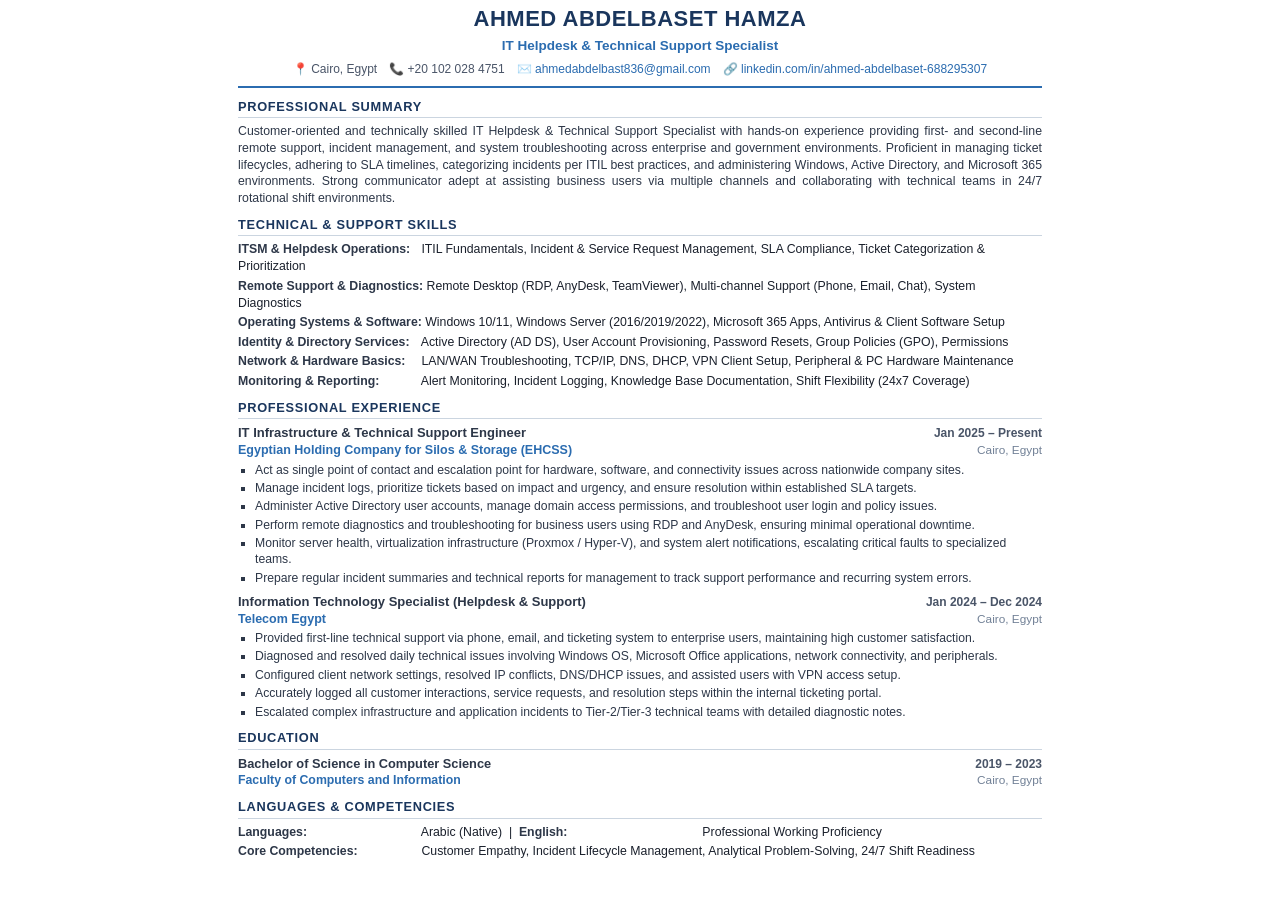
<file: Ahmed_Abdelbaset_CV.html>
<!DOCTYPE html>
<html lang="en">
<head>
    <meta charset="UTF-8">
    <meta name="viewport" content="width=device-width, initial-scale=1.0">
    <title>Ahmed Abdelbaset Hamza - IT Helpdesk & Technical Support Specialist</title>
    <style>
        @page {
            size: A4 portrait;
            margin: 9mm 13mm;
        }
        * {
            box-sizing: border-box;
            margin: 0;
            padding: 0;
        }
        body {
            font-family: -apple-system, BlinkMacSystemFont, "Segoe UI", Roboto, Helvetica, Arial, sans-serif;
            color: #1a202c;
            background-color: #ffffff;
            line-height: 1.38;
            font-size: 12.8px;
        }
        .page {
            max-width: 820px;
            margin: 0 auto;
            background: #ffffff;
            padding: 4px 8px;
        }
        @media print {
            body {
                background: none;
                padding: 0;
            }
            .page {
                box-shadow: none;
                padding: 0;
                max-width: 100%;
            }
            .no-print {
                display: none !important;
            }
        }
        .header {
            text-align: center;
            border-bottom: 2px solid #2b6cb0;
            padding-bottom: 8px;
            margin-bottom: 10px;
        }
        .header h1 {
            font-size: 22px;
            font-weight: 700;
            text-transform: uppercase;
            letter-spacing: 0.5px;
            color: #1a365d;
            margin-bottom: 3px;
        }
        .header .subtitle {
            font-size: 13.5px;
            font-weight: 600;
            color: #2b6cb0;
            margin-bottom: 5px;
        }
        .contact-info {
            font-size: 12px;
            color: #4a5568;
            display: flex;
            justify-content: center;
            flex-wrap: wrap;
            gap: 12px;
        }
        .contact-info a {
            color: #2b6cb0;
            text-decoration: none;
        }
        section {
            margin-bottom: 9px;
        }
        h2 {
            font-size: 12.8px;
            text-transform: uppercase;
            letter-spacing: 0.7px;
            color: #1a365d;
            border-bottom: 1px solid #cbd5e0;
            padding-bottom: 2px;
            margin-bottom: 5px;
            font-weight: 700;
        }
        p.summary {
            text-align: justify;
            color: #2d3748;
            font-size: 12.3px;
            line-height: 1.36;
        }
        .skills-grid {
            display: grid;
            grid-template-columns: 1fr;
            gap: 2.5px;
            font-size: 12.3px;
        }
        .skill-item strong {
            color: #2d3748;
            min-width: 180px;
            display: inline-block;
        }
        .experience-item, .education-item {
            margin-bottom: 7px;
        }
        .experience-item:last-child {
            margin-bottom: 0;
        }
        .exp-line1 {
            display: flex;
            justify-content: space-between;
            align-items: baseline;
        }
        .exp-line2 {
            display: flex;
            justify-content: space-between;
            align-items: baseline;
            margin-bottom: 2px;
        }
        .job-title {
            font-weight: 700;
            color: #2d3748;
            font-size: 13px;
        }
        .company {
            color: #2b6cb0;
            font-weight: 600;
            font-size: 12.5px;
        }
        .date {
            font-size: 12px;
            color: #4a5568;
            font-weight: 600;
            white-space: nowrap;
        }
        .location {
            font-size: 11.8px;
            color: #718096;
            white-space: nowrap;
        }
        ul {
            list-style-type: square;
            padding-left: 17px;
            margin-top: 1px;
        }
        li {
            margin-bottom: 2px;
            color: #2d3748;
            font-size: 12.2px;
            line-height: 1.34;
        }
        .edu-line1 {
            display: flex;
            justify-content: space-between;
            align-items: baseline;
        }
        .edu-line2 {
            display: flex;
            justify-content: space-between;
            align-items: baseline;
        }
        .degree {
            font-weight: 700;
            color: #2d3748;
            font-size: 12.8px;
        }
        .institution {
            color: #2b6cb0;
            font-weight: 600;
            font-size: 12.3px;
        }
    </style>
</head>
<body>
    <div class="page">
        <header class="header">
            <h1>Ahmed Abdelbaset Hamza</h1>
            <div class="subtitle">IT Helpdesk & Technical Support Specialist</div>
            <div class="contact-info">
                <span>📍 Cairo, Egypt</span>
                <span>📞 +20 102 028 4751</span>
                <span>✉️ <a href="mailto:ahmedabdelbast836@gmail.com">ahmedabdelbast836@gmail.com</a></span>
                <span>🔗 <a href="https://www.linkedin.com/in/ahmed-abdelbaset-688295307" target="_blank">linkedin.com/in/ahmed-abdelbaset-688295307</a></span>
            </div>
        </header>

        <section>
            <h2>Professional Summary</h2>
            <p class="summary">
                Customer-oriented and technically skilled IT Helpdesk & Technical Support Specialist with hands-on experience providing first- and second-line remote support, incident management, and system troubleshooting across enterprise and government environments. Proficient in managing ticket lifecycles, adhering to SLA timelines, categorizing incidents per ITIL best practices, and administering Windows, Active Directory, and Microsoft 365 environments. Strong communicator adept at assisting business users via multiple channels and collaborating with technical teams in 24/7 rotational shift environments.
            </p>
        </section>

        <section>
            <h2>Technical & Support Skills</h2>
            <div class="skills-grid">
                <div class="skill-item"><strong>ITSM & Helpdesk Operations:</strong> ITIL Fundamentals, Incident & Service Request Management, SLA Compliance, Ticket Categorization & Prioritization</div>
                <div class="skill-item"><strong>Remote Support & Diagnostics:</strong> Remote Desktop (RDP, AnyDesk, TeamViewer), Multi-channel Support (Phone, Email, Chat), System Diagnostics</div>
                <div class="skill-item"><strong>Operating Systems & Software:</strong> Windows 10/11, Windows Server (2016/2019/2022), Microsoft 365 Apps, Antivirus & Client Software Setup</div>
                <div class="skill-item"><strong>Identity & Directory Services:</strong> Active Directory (AD DS), User Account Provisioning, Password Resets, Group Policies (GPO), Permissions</div>
                <div class="skill-item"><strong>Network & Hardware Basics:</strong> LAN/WAN Troubleshooting, TCP/IP, DNS, DHCP, VPN Client Setup, Peripheral & PC Hardware Maintenance</div>
                <div class="skill-item"><strong>Monitoring & Reporting:</strong> Alert Monitoring, Incident Logging, Knowledge Base Documentation, Shift Flexibility (24x7 Coverage)</div>
            </div>
        </section>

        <section>
            <h2>Professional Experience</h2>

            <div class="experience-item">
                <div class="exp-line1">
                    <span class="job-title">IT Infrastructure & Technical Support Engineer</span>
                    <span class="date">Jan 2025 – Present</span>
                </div>
                <div class="exp-line2">
                    <span class="company">Egyptian Holding Company for Silos & Storage (EHCSS)</span>
                    <span class="location">Cairo, Egypt</span>
                </div>
                <ul>
                    <li>Act as single point of contact and escalation point for hardware, software, and connectivity issues across nationwide company sites.</li>
                    <li>Manage incident logs, prioritize tickets based on impact and urgency, and ensure resolution within established SLA targets.</li>
                    <li>Administer Active Directory user accounts, manage domain access permissions, and troubleshoot user login and policy issues.</li>
                    <li>Perform remote diagnostics and troubleshooting for business users using RDP and AnyDesk, ensuring minimal operational downtime.</li>
                    <li>Monitor server health, virtualization infrastructure (Proxmox / Hyper-V), and system alert notifications, escalating critical faults to specialized teams.</li>
                    <li>Prepare regular incident summaries and technical reports for management to track support performance and recurring system errors.</li>
                </ul>
            </div>

            <div class="experience-item">
                <div class="exp-line1">
                    <span class="job-title">Information Technology Specialist (Helpdesk & Support)</span>
                    <span class="date">Jan 2024 – Dec 2024</span>
                </div>
                <div class="exp-line2">
                    <span class="company">Telecom Egypt</span>
                    <span class="location">Cairo, Egypt</span>
                </div>
                <ul>
                    <li>Provided first-line technical support via phone, email, and ticketing system to enterprise users, maintaining high customer satisfaction.</li>
                    <li>Diagnosed and resolved daily technical issues involving Windows OS, Microsoft Office applications, network connectivity, and peripherals.</li>
                    <li>Configured client network settings, resolved IP conflicts, DNS/DHCP issues, and assisted users with VPN access setup.</li>
                    <li>Accurately logged all customer interactions, service requests, and resolution steps within the internal ticketing portal.</li>
                    <li>Escalated complex infrastructure and application incidents to Tier-2/Tier-3 technical teams with detailed diagnostic notes.</li>
                </ul>
            </div>
        </section>

        <section>
            <h2>Education</h2>
            <div class="education-item">
                <div class="edu-line1">
                    <span class="degree">Bachelor of Science in Computer Science</span>
                    <span class="date">2019 – 2023</span>
                </div>
                <div class="edu-line2">
                    <span class="institution">Faculty of Computers and Information</span>
                    <span class="location">Cairo, Egypt</span>
                </div>
            </div>
        </section>

        <section>
            <h2>Languages & Competencies</h2>
            <div class="skills-grid">
                <div class="skill-item"><strong>Languages:</strong> Arabic (Native) &nbsp;|&nbsp; <strong>English:</strong> Professional Working Proficiency</div>
                <div class="skill-item"><strong>Core Competencies:</strong> Customer Empathy, Incident Lifecycle Management, Analytical Problem-Solving, 24/7 Shift Readiness</div>
            </div>
        </section>
    </div>
</body>
</html>
</file>
<file: style.css>
/* ==========================================================================
   AHMED ABDELBASET HAMZA — PORTFOLIO
   Aesthetic: Modern Aurora · Glass · Big Type · No Borders-Heavy Template
   ========================================================================== */

:root {
  /* Dark theme tokens */
  --bg-canvas: #0a0c11;
  --bg-soft: rgba(255, 255, 255, 0.035);
  --bg-glass: rgba(255, 255, 255, 0.045);
  --bg-glass-strong: rgba(255, 255, 255, 0.07);
  --bg-hover: rgba(255, 255, 255, 0.09);

  --border-soft: rgba(255, 255, 255, 0.08);
  --border-mid: rgba(255, 255, 255, 0.14);

  --text-pure: #f1f5f9;
  --text-primary: #e2e8f0;
  --text-body: #94a3b8;
  --text-muted: #64748b;

  --teal: #6366f1;
  --cyan: #3b82f6;
  --emerald: #059669;
  --indigo: #4f46e5;
  --violet: #818cf8;

  --grad-accent: linear-gradient(120deg, #1d4ed8 0%, #4f46e5 60%, #3730a3 100%);
  --grad-aurora: linear-gradient(120deg, rgba(59,130,246,0.26), rgba(79,70,229,0.22), rgba(99,102,241,0.24));
  --grad-text: linear-gradient(120deg, #e2e8f0 0%, #94a3b8 50%, #6366f1 100%);
  --grad-cta: linear-gradient(145deg, rgba(79, 70, 229, 0.1), rgba(29, 78, 216, 0.07));

  --font-display: 'Plus Jakarta Sans', -apple-system, BlinkMacSystemFont, "Segoe UI", sans-serif;
  --font-code: 'JetBrains Mono', ui-monospace, monospace;

  --shadow-glow: 0 0 40px rgba(99, 102, 241, 0.2);
  --shadow-card: 0 20px 60px -20px rgba(0, 0, 0, 0.65);
  --shadow-soft: 0 18px 50px -20px rgba(0, 0, 0, 0.5);

  --success-bg: rgba(4, 120, 87, 0.14);
  --success-text: #6ee7b7;
  --success-border: rgba(4, 120, 87, 0.3);

  --radius-sm: 12px;
  --radius-md: 18px;
  --radius-lg: 26px;
  --radius-full: 9999px;

  --ease-out: cubic-bezier(0.16, 1, 0.3, 1);
  --ease-fast: cubic-bezier(0.4, 0, 0.2, 1);
}

[data-theme="light"] {
  --bg-canvas: #f8fafc;
  --bg-soft: rgba(15, 23, 42, 0.03);
  --bg-glass: rgba(255, 255, 255, 0.72);
  --bg-glass-strong: rgba(255, 255, 255, 0.9);
  --bg-hover: rgba(15, 23, 42, 0.06);

  --border-soft: rgba(15, 23, 42, 0.09);
  --border-mid: rgba(15, 23, 42, 0.16);

  --text-pure: #0f172a;
  --text-primary: #1e293b;
  --text-body: #475569;
  --text-muted: #64748b;

  --teal: #4f46e5;
  --cyan: #2563eb;
  --emerald: #047857;
  --indigo: #4f46e5;
  --violet: #6d28d9;

  --grad-accent: linear-gradient(120deg, #1d4ed8 0%, #4f46e5 60%, #4338ca 100%);
  --grad-aurora: linear-gradient(120deg, rgba(59,130,246,0.2), rgba(79,70,229,0.18), rgba(99,102,241,0.2));
  --grad-text: linear-gradient(120deg, #1e293b 0%, #334155 50%, #4f46e5 100%);
  --grad-cta: linear-gradient(145deg, rgba(79, 70, 229, 0.08), rgba(29, 78, 216, 0.06));

  --shadow-glow: 0 0 30px rgba(79, 70, 229, 0.15);
  --shadow-card: 0 20px 50px -24px rgba(15, 23, 42, 0.25);
  --shadow-soft: 0 18px 50px -24px rgba(15, 23, 42, 0.18);

  --success-bg: #ecfdf5;
  --success-text: #047857;
  --success-border: #a7f3d0;
}

/* ==========================================================================
   RESET & BASE
   ========================================================================== */
*, *::before, *::after { margin: 0; padding: 0; box-sizing: border-box; }

html {
  scroll-behavior: smooth;
  overflow-anchor: none;
  font-size: 16px;
  -webkit-font-smoothing: antialiased;
  text-rendering: optimizeLegibility;
}

body {
  font-family: var(--font-display);
  background-color: var(--bg-canvas);
  color: var(--text-primary);
  line-height: 1.65;
  overflow-x: hidden;
  min-height: 100vh;
  transition: background-color 0.4s var(--ease-fast), color 0.4s var(--ease-fast);
}

::selection {
  background: rgba(99, 102, 241, 0.25);
  color: var(--text-pure);
}

/* ==========================================================================
   AURORA BACKGROUND (Animated Gradient Orbs + Grid)
   ========================================================================== */
.aurora-bg {
  position: fixed;
  inset: 0;
  z-index: 0;
  overflow: hidden;
  pointer-events: none;
}

.aurora-orb {
  position: absolute;
  border-radius: 50%;
  filter: blur(100px);
  opacity: 0.5;
  will-change: transform;
}

.orb-1 {
  width: 640px;
  height: 640px;
  top: -180px;
  left: -120px;
  background: radial-gradient(circle at 30% 30%, rgba(99,102,241,0.55), transparent 70%);
  animation: orbFloat1 22s ease-in-out infinite alternate;
}

.orb-2 {
  width: 560px;
  height: 560px;
  top: 30%;
  right: -160px;
  background: radial-gradient(circle at 60% 40%, rgba(67,56,202,0.45), transparent 70%);
  animation: orbFloat2 26s ease-in-out infinite alternate;
}

.orb-3 {
  width: 480px;
  height: 480px;
  bottom: -160px;
  left: 30%;
  background: radial-gradient(circle at 50% 60%, rgba(59,130,246,0.4), transparent 70%);
  animation: orbFloat3 30s ease-in-out infinite alternate;
}

@keyframes orbFloat1 {
  0% { transform: translate(0, 0) scale(1); }
  100% { transform: translate(60px, 40px) scale(1.12); }
}

@keyframes orbFloat2 {
  0% { transform: translate(0, 0) scale(1); }
  100% { transform: translate(-70px, 50px) scale(1.08); }
}

@keyframes orbFloat3 {
  0% { transform: translate(0, 0) scale(1); }
  100% { transform: translate(40px, -60px) scale(1.15); }
}

@media (prefers-reduced-motion: reduce) {
  .aurora-orb { animation: none; }
}

.blueprint-grid {
  position: fixed;
  inset: 0;
  background-image:
    linear-gradient(to right, rgba(255, 255, 255, 0.035) 1px, transparent 1px),
    linear-gradient(to bottom, rgba(255, 255, 255, 0.035) 1px, transparent 1px);
  background-size: 44px 44px;
  pointer-events: none;
  z-index: 0;
  opacity: 0.7;
  mask-image: radial-gradient(circle at 50% 20%, black 20%, transparent 75%);
  -webkit-mask-image: radial-gradient(circle at 50% 20%, black 20%, transparent 75%);
}

[data-theme="light"] .blueprint-grid {
  background-image:
    linear-gradient(to right, rgba(15, 23, 42, 0.04) 1px, transparent 1px),
    linear-gradient(to bottom, rgba(15, 23, 42, 0.04) 1px, transparent 1px);
}

/* ==========================================================================
   CURSOR GLOW & SCROLL PROGRESS
   ========================================================================== */
.cursor-glow {
  position: fixed;
  top: 0;
  left: 0;
  width: 440px;
  height: 440px;
  border-radius: 50%;
  background: radial-gradient(circle, rgba(99, 102, 241, 0.08) 0%, rgba(67, 56, 202, 0.05) 40%, transparent 70%);
  transform: translate3d(-50%, -50%, 0);
  pointer-events: none;
  z-index: 3;
  mix-blend-mode: screen;
  will-change: transform;
}

[data-theme="light"] .cursor-glow {
  mix-blend-mode: multiply;
  opacity: 0.45;
}

@media (hover: none), (pointer: coarse) {
  .cursor-glow { display: none; }
}

.scroll-progress {
  position: fixed;
  top: 0;
  left: 0;
  height: 3px;
  width: 0%;
  background: var(--grad-accent);
  z-index: 1200;
  box-shadow: 0 0 12px rgba(99, 102, 241, 0.55);
  transition: width 0.1s ease-out;
}

/* ==========================================================================
   PRELOADER
   ========================================================================== */
.preloader-screen {
  position: fixed;
  inset: 0;
  z-index: 99999;
  background: var(--bg-canvas);
  display: flex;
  flex-direction: column;
  align-items: center;
  justify-content: center;
  gap: 1.4rem;
  opacity: 1;
  transition: opacity 0.6s ease, visibility 0.6s ease;
}

.preloader-screen.hidden {
  opacity: 0;
  visibility: hidden;
  pointer-events: none;
}

.preloader-ring {
  width: 64px;
  height: 64px;
  border-radius: 50%;
  border: 3px solid var(--border-soft);
  border-top-color: var(--teal);
  border-right-color: var(--indigo);
  animation: preloaderSpin 0.9s linear infinite;
}

@keyframes preloaderSpin { to { transform: rotate(360deg); } }

.preloader-brand {
  font-family: var(--font-code);
  font-size: 0.9rem;
  color: var(--text-body);
  letter-spacing: 3px;
  text-transform: uppercase;
}

.preloader-brand .p-accent { color: var(--teal); }

.preloader-bar {
  width: 170px;
  height: 4px;
  border-radius: var(--radius-full);
  background: var(--border-soft);
  overflow: hidden;
}

.preloader-bar-fill {
  height: 100%;
  width: 100%;
  background: var(--grad-accent);
  animation: preloaderBar 1.4s ease forwards;
  transform-origin: left;
}

@keyframes preloaderBar {
  from { transform: scaleX(0); }
  to { transform: scaleX(1); }
}

/* ==========================================================================
   LAYOUT PRIMITIVES
   ========================================================================== */
.container {
  width: 100%;
  max-width: 1220px;
  margin: 0 auto;
  padding: 0 2rem;
  position: relative;
  z-index: 1;
}

.section {
  padding: 7.5rem 0;
  position: relative;
  z-index: 1;
  scroll-margin-top: 6rem;
}

.section-tag-row {
  text-align: center;
  max-width: 780px;
  margin: 0 auto 4rem;
}

.section-kicker {
  display: inline-flex;
  align-items: center;
  gap: 0.5rem;
  font-size: 0.75rem;
  font-weight: 700;
  text-transform: uppercase;
  letter-spacing: 2px;
  color: var(--teal);
  background: var(--bg-glass);
  border: 1px solid var(--border-soft);
  padding: 0.4rem 1rem;
  border-radius: var(--radius-full);
  margin-bottom: 1.1rem;
  backdrop-filter: blur(8px);
}

.section-heading {
  font-size: clamp(2.2rem, 4.6vw, 3.4rem);
  font-weight: 800;
  letter-spacing: -0.035em;
  line-height: 1.14;
  color: var(--text-pure);
  margin-bottom: 1rem;
}

.text-gradient {
  background: var(--grad-text);
  background-size: 200% 100%;
  -webkit-background-clip: text;
  background-clip: text;
  -webkit-text-fill-color: transparent;
  animation: gradientShift 7s ease-in-out infinite;
}

@keyframes gradientShift {
  0%, 100% { background-position: 0% 50%; }
  50% { background-position: 100% 50%; }
}

.section-lead {
  font-size: 1.06rem;
  color: var(--text-body);
  line-height: 1.7;
  max-width: 640px;
  margin: 0 auto;
}

/* Section divider hairline with gradient */
.section-divider {
  height: 1px;
  max-width: 1220px;
  margin: 0 auto;
  background: linear-gradient(90deg, transparent, var(--border-mid), transparent);
}

/* ==========================================================================
   BUTTONS
   ========================================================================== */
.btn, .btn-primary-titanium, .btn-secondary-graphite, .btn-ghost-outline, .cta-pill-btn {
  position: relative;
  display: inline-flex;
  align-items: center;
  justify-content: center;
  gap: 0.55rem;
  padding: 0.8rem 1.55rem;
  border-radius: var(--radius-full);
  font-size: 0.92rem;
  font-weight: 700;
  text-decoration: none;
  cursor: pointer;
  border: none;
  overflow: hidden;
  transition: transform 0.25s var(--ease-fast), box-shadow 0.25s var(--ease-fast), background 0.25s var(--ease-fast), border-color 0.25s var(--ease-fast), color 0.25s var(--ease-fast);
}

.btn-primary-titanium {
  color: #ffffff;
  background: var(--grad-accent);
  box-shadow: 0 10px 30px -10px rgba(99, 102, 241, 0.5);
}

.btn-primary-titanium:hover {
  transform: translateY(-2px) scale(1.02);
  box-shadow: 0 16px 40px -10px rgba(99, 102, 241, 0.65);
}

.btn-primary-titanium::after, .cta-pill-btn::after {
  content: '';
  position: absolute;
  top: 0;
  left: -80%;
  width: 50%;
  height: 100%;
  background: linear-gradient(120deg, transparent, rgba(255, 255, 255, 0.4), transparent);
  transform: skewX(-20deg);
  transition: left 0.65s ease;
  pointer-events: none;
}

.btn-primary-titanium:hover::after, .cta-pill-btn:hover::after { left: 130%; }

.btn-secondary-graphite {
  color: var(--text-primary);
  background: var(--bg-glass);
  border: 1px solid var(--border-mid);
  backdrop-filter: blur(10px);
}

.btn-secondary-graphite:hover {
  transform: translateY(-2px);
  border-color: var(--teal);
  color: var(--text-pure);
  background: var(--bg-glass-strong);
}

.btn-ghost-outline {
  color: var(--text-body);
  background: transparent;
  border: 1px solid var(--border-soft);
}

.btn-ghost-outline:hover {
  color: var(--text-pure);
  border-color: var(--teal);
  transform: translateY(-2px);
}

.btn-full-width { width: 100%; }

/* ==========================================================================
   NAVBAR (Floating Glass Pill)
   ========================================================================== */
.site-header {
  position: fixed;
  top: 0;
  left: 0;
  right: 0;
  z-index: 1100;
  padding: 14px 20px;
  transition: padding 0.3s var(--ease-fast);
}

.site-header.navbar-scrolled { padding: 10px 20px; }

.nav-wrapper {
  max-width: 1220px;
  margin: 0 auto;
  display: flex;
  align-items: center;
  justify-content: space-between;
  gap: 1.25rem;
  padding: 0.65rem 0.65rem 0.65rem 1.15rem;
  background: rgba(10, 13, 24, 0.55);
  border: 1px solid var(--border-soft);
  border-radius: var(--radius-full);
  backdrop-filter: blur(18px);
  -webkit-backdrop-filter: blur(18px);
  box-shadow: 0 10px 40px -15px rgba(0, 0, 0, 0.5);
  transition: background 0.3s ease, box-shadow 0.3s ease;
}

.site-header.navbar-scrolled .nav-wrapper {
  background: rgba(10, 13, 24, 0.78);
  box-shadow: 0 14px 44px -14px rgba(0, 0, 0, 0.6);
}

[data-theme="light"] .nav-wrapper,
[data-theme="light"] .site-header.navbar-scrolled .nav-wrapper {
  background: rgba(255, 255, 255, 0.8);
}

.brand-identity { display: flex; flex-shrink: 0; align-items: center; gap: 0.7rem; text-decoration: none; }

.brand-avatar-mini {
  position: relative;
  width: 38px;
  height: 38px;
  border-radius: 50%;
  border: 2px solid var(--border-mid);
  overflow: hidden;
  background: var(--bg-glass-strong);
}

.mini-avatar-img { width: 100%; height: 100%; object-fit: cover; }

.avatar-status-pip {
  position: absolute;
  bottom: 0;
  right: 0;
  width: 10px;
  height: 10px;
  border-radius: 50%;
  background: var(--emerald);
  border: 2px solid #0a0d18;
}

.brand-text-block { display: flex; flex-direction: column; line-height: 1.2; }

.brand-name {
  font-size: 0.95rem;
  font-weight: 800;
  color: var(--text-pure);
  letter-spacing: -0.01em;
}

.brand-role { font-size: 0.72rem; color: var(--text-muted); font-weight: 500; }

.primary-nav { display: flex; }

.nav-links-list {
  display: flex;
  flex-wrap: nowrap;
  list-style: none;
  gap: 0.35rem;
  align-items: center;
}

.nav-item {
  color: var(--text-body);
  text-decoration: none;
  font-size: 0.86rem;
  font-weight: 600;
  padding: 0.375rem 1rem;
  border-radius: var(--radius-full);
  display: inline-flex;
  align-items: center;
  justify-content: center;
  gap: 0.5rem;
  white-space: nowrap;
  transition: color 0.2s var(--ease-fast), background 0.2s var(--ease-fast);
}

.nav-item:hover { color: var(--text-pure); background: var(--bg-glass-strong); }

.nav-item.highlight-nav { color: var(--teal); }

.nav-item.active {
  background: rgba(59, 130, 246, 0.1);
  color: #60a5fa;
  font-size: 0.875rem;
  letter-spacing: 0.025em;
  font-weight: 500;
}

[data-theme="light"] .nav-item.active {
  background: rgba(59, 130, 246, 0.1);
  color: #2563eb;
}

.header-right-actions { display: flex; flex-shrink: 0; align-items: center; gap: 0.6rem; }

.theme-switcher-btn {
  background: var(--bg-glass);
  border: 1px solid var(--border-soft);
  color: var(--text-body);
  width: 38px;
  height: 38px;
  border-radius: 50%;
  cursor: pointer;
  display: flex;
  align-items: center;
  justify-content: center;
  font-size: 0.95rem;
  transition: all 0.25s var(--ease-fast);
}

.theme-switcher-btn:hover { color: var(--teal); border-color: var(--teal); transform: rotate(15deg); }

.cta-pill-btn {
  padding: 0.62rem 1.2rem;
  color: #ffffff;
  background: var(--grad-accent);
  box-shadow: 0 8px 24px -8px rgba(99, 102, 241, 0.5);
}

.mobile-menu-toggle {
  display: none;
  background: transparent;
  border: none;
  color: var(--text-primary);
  font-size: 1.25rem;
  cursor: pointer;
}

/* ==========================================================================
   HERO
   ========================================================================== */
.hero-section {
  padding: 12rem 0 6rem;
  min-height: 100vh;
  display: flex;
  align-items: center;
}

.hero-layout {
  display: grid;
  grid-template-columns: 1.08fr 0.92fr;
  gap: 6.5rem;
  align-items: center;
}

.credentials-badge-strip {
  display: flex;
  flex-wrap: wrap;
  gap: 0.6rem;
  margin-bottom: 1.6rem;
}

.live-pulse-badge, .cert-pill-badge, .exp-pill-badge {
  display: inline-flex;
  align-items: center;
  gap: 0.45rem;
  font-size: 0.78rem;
  font-weight: 700;
  padding: 0.4rem 0.85rem;
  border-radius: var(--radius-full);
  backdrop-filter: blur(8px);
}

.live-pulse-badge {
  background: rgba(4, 120, 87, 0.1);
  border: 1px solid rgba(4, 120, 87, 0.3);
  color: var(--emerald);
}

.live-dot {
  width: 7px;
  height: 7px;
  border-radius: 50%;
  background: var(--emerald);
  animation: dotPulse 2s infinite;
}

@keyframes dotPulse {
  0% { box-shadow: 0 0 0 0 rgba(4, 120, 87, 0.6); }
  70% { box-shadow: 0 0 0 8px rgba(4, 120, 87, 0); }
  100% { box-shadow: 0 0 0 0 rgba(4, 120, 87, 0); }
}

.cert-pill-badge { background: rgba(99, 102, 241, 0.1); border: 1px solid rgba(99, 102, 241, 0.3); color: var(--teal); }
.exp-pill-badge { background: var(--bg-glass); border: 1px solid var(--border-soft); color: var(--text-body); }

.hero-headline {
  font-size: clamp(1.8rem, 3.4vw, 2.6rem);
  font-weight: 800;
  letter-spacing: -0.04em;
  line-height: 1.08;
  color: var(--text-pure);
  margin-bottom: 1.6rem;
}

.accent-headline {
  background: var(--grad-text);
  background-size: 200% 100%;
  -webkit-background-clip: text;
  background-clip: text;
  -webkit-text-fill-color: transparent;
  animation: gradientShift 7s ease-in-out infinite;
  display: inline-block;
}

.typewriter-headline-box {
  display: flex;
  align-items: center;
  flex-wrap: wrap;
  gap: 0.55rem;
  font-size: 1.08rem;
  font-weight: 600;
  color: var(--text-body);
  margin-bottom: 1.4rem;
  font-family: var(--font-code);
}

.type-dynamic { color: var(--teal); font-weight: 700; }
.type-cursor { color: var(--teal); animation: cursorBlink 0.8s infinite; }

@keyframes cursorBlink { 0%, 49% { opacity: 1; } 50%, 100% { opacity: 0; } }

.hero-subtext {
  font-size: 1.02rem;
  color: var(--text-body);
  line-height: 1.75;
  margin-bottom: 2.1rem;
  max-width: 600px;
}

.hero-subtext strong { color: var(--text-pure); }

.hero-action-buttons { display: flex; flex-wrap: wrap; gap: 0.9rem; margin-bottom: 3rem; }

/* Hero stats */
.hero-stats-deck {
  display: grid;
  grid-template-columns: repeat(4, 1fr);
  gap: 0.9rem;
}

.stat-card-micro {
  padding: 1.1rem 1rem;
  background: var(--bg-glass);
  border: 1px solid var(--border-soft);
  border-radius: var(--radius-md);
  backdrop-filter: blur(10px);
  transition: transform 0.25s var(--ease-fast), border-color 0.25s var(--ease-fast);
}

.stat-card-micro:hover { transform: translateY(-3px); border-color: rgba(99, 102, 241, 0.35); }

.stat-number {
  font-size: 1.5rem;
  font-weight: 800;
  color: var(--text-pure);
  font-family: var(--font-code);
  letter-spacing: -0.02em;
}

.stat-desc { font-size: 0.74rem; color: var(--text-muted); font-weight: 500; margin-top: 0.2rem; }

/* Hero photo */
.hero-photo-col { display: flex; justify-content: center; }

.engineer-photo-card {
  position: relative;
  width: 100%;
  max-width: 430px;
  border-radius: var(--radius-lg);
  padding: 0.9rem;
  background: var(--bg-glass);
  border: 1px solid var(--border-soft);
  backdrop-filter: blur(18px);
  box-shadow: var(--shadow-card);
  transition: transform 0.4s var(--ease-out), box-shadow 0.4s var(--ease-out);
}

.engineer-photo-card:hover {
  transform: translateY(-6px);
  box-shadow: 0 30px 70px -24px rgba(0, 0, 0, 0.7);
}

.photo-image-wrapper {
  position: relative;
  border-radius: calc(var(--radius-lg) - 0.4rem);
  overflow: hidden;
  aspect-ratio: 1 / 1.02;
  background: #0b1020;
}

.engineer-photo {
  width: 100%;
  height: 100%;
  object-fit: cover;
  display: block;
  transition: transform 0.55s var(--ease-out);
}

.engineer-photo-card:hover .engineer-photo { transform: scale(1.03); }

.floating-badge {
  position: absolute;
  display: flex;
  align-items: center;
  gap: 0.65rem;
  padding: 0.6rem 0.85rem;
  border-radius: var(--radius-sm);
  background: rgba(10, 14, 26, 0.78);
  border: 1px solid var(--border-mid);
  backdrop-filter: blur(12px);
  box-shadow: 0 10px 30px -10px rgba(0, 0, 0, 0.6);
  animation: badgeFloat 4.5s ease-in-out infinite;
}

.floating-badge i { font-size: 1.15rem; color: var(--teal); }
.floating-badge div { display: flex; flex-direction: column; }
.floating-badge strong { font-size: 0.8rem; color: var(--text-pure); }
.floating-badge span { font-size: 0.68rem; color: var(--text-muted); }

.badge-top-left { top: 22px; left: 22px; }
.badge-bottom-right { bottom: 22px; right: 22px; animation-delay: -2.2s; }

@keyframes badgeFloat {
  0%, 100% { transform: translateY(0); }
  50% { transform: translateY(-8px); }
}

.photo-card-footer {
  display: flex;
  justify-content: space-between;
  align-items: center;
  gap: 0.8rem;
  padding: 1rem 0.4rem 0.3rem;
}

.identity-name { font-size: 1.03rem; font-weight: 800; color: var(--text-pure); }
.identity-title { font-size: 0.76rem; color: var(--text-muted); margin-top: 0.12rem; }

.identity-socials { display: flex; gap: 0.45rem; }

.identity-socials a {
  width: 33px;
  height: 33px;
  border-radius: 50%;
  background: var(--bg-glass);
  border: 1px solid var(--border-soft);
  color: var(--text-body);
  display: flex;
  align-items: center;
  justify-content: center;
  font-size: 0.85rem;
  text-decoration: none;
  transition: all 0.25s var(--ease-fast);
}

.identity-socials a:hover { background: var(--grad-accent); color: #ffffff; border-color: transparent; transform: translateY(-2px); }

/* ==========================================================================
   TECH TICKER
   ========================================================================== */
.tech-ticker {
  position: relative;
  z-index: 1;
  overflow: hidden;
  border-top: 1px solid var(--border-soft);
  border-bottom: 1px solid var(--border-soft);
  background: var(--bg-glass);
  backdrop-filter: blur(8px);
  padding: 1.05rem 0;
}

.tech-ticker-track {
  display: flex;
  align-items: center;
  gap: 2.5rem;
  width: max-content;
  white-space: nowrap;
  animation: tickerScroll 34s linear infinite;
}

.tech-ticker:hover .tech-ticker-track { animation-play-state: paused; }

.tech-ticker-track span {
  font-family: var(--font-code);
  font-size: 0.82rem;
  font-weight: 700;
  letter-spacing: 2px;
  color: var(--text-muted);
  text-transform: uppercase;
  transition: color 0.2s ease;
}

.tech-ticker-track span:hover { color: var(--teal); }
.tech-ticker-track i { color: var(--teal); font-size: 0.55rem; opacity: 0.6; }

@keyframes tickerScroll { from { transform: translateX(0); } to { transform: translateX(-50%); } }

@media (prefers-reduced-motion: reduce) {
  .tech-ticker-track { animation: none; flex-wrap: wrap; justify-content: center; gap: 1rem; }
}

/* ==========================================================================
   GLASS CARD BASE
   ========================================================================== */
.cert-card, .testimonial-card, .bento-box, .featured-project-box, .timeline-card-side {
  background: var(--bg-glass);
  border: 1px solid var(--border-soft);
  border-radius: var(--radius-lg);
  backdrop-filter: blur(14px);
  transition: transform 0.35s var(--ease-out), border-color 0.35s var(--ease-out), box-shadow 0.35s var(--ease-out), background 0.35s var(--ease-fast);
}

.cert-card:hover, .testimonial-card:hover, .bento-box:hover, .featured-project-box:hover, .timeline-card-side:hover {
  transform: translateY(-4px);
  border-color: rgba(99, 102, 241, 0.3);
  box-shadow: var(--shadow-glow);
  background: var(--bg-glass-strong);
}

/* ==========================================================================
   CERTIFICATIONS
   ========================================================================== */
.cert-section { background: transparent; }
.certifications-grid { display: grid; grid-template-columns: 1.15fr 1fr; gap: 1.5rem; align-items: stretch; }

.cert-card { padding: 2rem; display: flex; flex-direction: column; height: 100%; }
.cert-featured { grid-column: span 2; }

.gradient-border-anim { position: relative; }
.gradient-border-anim::before {
  content: '';
  position: absolute;
  inset: -1px;
  border-radius: inherit;
  padding: 1.5px;
  background: conic-gradient(from var(--border-angle), rgba(99,102,241,0.9), rgba(59,130,246,0.9), rgba(67,56,202,0.9), rgba(99,102,241,0.9));
  -webkit-mask: linear-gradient(#000 0 0) content-box, linear-gradient(#000 0 0);
  -webkit-mask-composite: xor;
  mask-composite: exclude;
  animation: borderSpin 7s linear infinite;
  pointer-events: none;
}

@property --border-angle {
  syntax: '<angle>';
  initial-value: 0deg;
  inherits: false;
}

@keyframes borderSpin { to { --border-angle: 360deg; } }

.cert-header { display: flex; align-items: flex-start; gap: 1.1rem; margin-bottom: 1.1rem; }

.cert-logo-box {
  width: 50px;
  height: 50px;
  border-radius: 14px;
  display: flex;
  align-items: center;
  justify-content: center;
  font-size: 1.4rem;
  flex-shrink: 0;
}

.cisco-logo-box { background: rgba(4, 159, 217, 0.14); color: #38bdf8; border: 1px solid rgba(4, 159, 217, 0.3); }
.fortinet-logo-box { background: rgba(238, 49, 36, 0.12); color: #fb7185; border: 1px solid rgba(238, 49, 36, 0.28); }
.microsoft-logo-box { background: rgba(0, 164, 239, 0.12); color: #38bdf8; border: 1px solid rgba(0, 164, 239, 0.28); }
.virt-logo-box { background: rgba(245, 158, 11, 0.12); color: #fbbf24; border: 1px solid rgba(245, 158, 11, 0.28); }

.cert-meta-info { display: flex; flex-direction: column; }
.cert-issuer { font-size: 0.7rem; text-transform: uppercase; letter-spacing: 1.5px; font-weight: 700; color: var(--text-muted); }
.cert-title { font-size: 1.12rem; font-weight: 800; color: var(--text-pure); margin: 0.25rem 0 0.45rem; letter-spacing: -0.01em; }
.cert-status-badge { display: inline-flex; align-items: center; gap: 0.35rem; font-size: 0.74rem; font-weight: 700; color: var(--emerald); }
.cert-status-badge a { display: inline-flex; align-items: center; gap: 0.35rem; color: inherit; text-decoration: none; transition: color 0.2s var(--ease-fast), background 0.2s var(--ease-fast), border-color 0.2s var(--ease-fast); }
.cert-status-badge a:hover { color: var(--teal); }
.cert-status-badge.verified-status a {
  background: var(--success-bg);
  border: 1px solid var(--success-border);
  color: var(--success-text);
  padding: 0.26rem 0.65rem;
  border-radius: var(--radius-full);
}
.cert-status-badge.verified-status a:hover { color: var(--success-text); border-color: var(--teal); }
.verify-link-icon { font-size: 0.55rem; opacity: 0.8; }
.cert-summary { font-size: 0.92rem; color: var(--text-body); line-height: 1.7; margin-bottom: 1.4rem; flex-grow: 1; }

.cert-skills-tags { display: flex; flex-wrap: wrap; gap: 0.5rem; }

.c-tag {
  font-size: 0.72rem;
  font-weight: 600;
  padding: 0.28rem 0.7rem;
  border-radius: var(--radius-full);
  background: var(--bg-glass-strong);
  border: 1px solid var(--border-soft);
  color: var(--text-body);
  font-family: var(--font-code);
}

/* ==========================================================================
   TESTIMONIALS
   ========================================================================== */
.testimonials-slider-grid { display: grid; grid-template-columns: repeat(3, 1fr); gap: 1.5rem; align-items: stretch; }

.testimonial-card { padding: 2.1rem; display: flex; flex-direction: column; justify-content: space-between; position: relative; height: 100%; }

.quote-symbol { font-size: 1.7rem; color: var(--teal); opacity: 0.5; margin-bottom: 0.9rem; }

.testimonial-body { display: flex; flex-direction: column; flex: 1 1 auto; }

.testimonial-quote {
  font-size: 0.94rem;
  color: var(--text-primary);
  line-height: 1.75;
  font-style: italic;
  margin-bottom: 1.5rem;
}

.testimonial-author {
  display: flex;
  align-items: center;
  gap: 0.9rem;
  margin-top: auto;
  padding-top: 1.15rem;
  border-top: 1px solid var(--border-soft);
}

.author-avatar-badge {
  width: 42px;
  height: 42px;
  border-radius: 50%;
  background: var(--grad-accent);
  color: #ffffff;
  display: flex;
  align-items: center;
  justify-content: center;
  font-size: 0.95rem;
  flex-shrink: 0;
}

.author-details { display: flex; flex-direction: column; }
.author-name { font-size: 0.92rem; font-weight: 800; color: var(--text-pure); }
.author-position { font-size: 0.76rem; color: var(--text-body); }
.author-company { font-size: 0.7rem; color: var(--text-muted); margin-top: 0.08rem; }

/* ==========================================================================
   ABOUT (Bento)
   ========================================================================== */
.bento-about-grid { display: grid; grid-template-columns: repeat(3, 1fr); gap: 1.4rem; }
.bento-box { padding: 1.9rem; display: flex; flex-direction: column; }
.bento-span-2 { grid-column: span 2; }

.bento-title { font-size: 1.18rem; font-weight: 800; color: var(--text-pure); margin-bottom: 0.9rem; display: flex; align-items: center; gap: 0.55rem; }
.bento-title i { color: var(--teal); font-size: 1rem; }

.bento-text { font-size: 0.95rem; color: var(--text-body); line-height: 1.75; margin-bottom: 0.9rem; }
.bento-text strong { color: var(--text-pure); }

.bento-meta-stats { display: flex; flex-wrap: wrap; gap: 0.55rem; margin-top: auto; padding-top: 1rem; }

.meta-stat-chip {
  display: inline-flex;
  align-items: center;
  gap: 0.4rem;
  background: var(--bg-glass-strong);
  border: 1px solid var(--border-soft);
  padding: 0.34rem 0.8rem;
  border-radius: var(--radius-full);
  font-size: 0.78rem;
  font-weight: 600;
  color: var(--text-primary);
}

.bento-progress-list { display: flex; flex-direction: column; gap: 0.7rem; margin-top: 0.8rem; }
.p-item { display: flex; justify-content: space-between; align-items: center; padding: 0.55rem 0.8rem; background: var(--bg-glass-strong); border-radius: var(--radius-sm); font-size: 0.82rem; font-weight: 600; color: var(--text-body); }
.p-val { color: var(--teal); font-family: var(--font-code); font-weight: 700; }

.contact-pill-list { display: flex; flex-direction: column; gap: 0.55rem; margin-top: 0.8rem; }
.c-pill { font-size: 0.82rem; color: var(--text-body); display: flex; align-items: center; gap: 0.5rem; }
.c-pill i { color: var(--emerald); font-size: 0.72rem; }

.bento-action-card {
  flex-direction: row;
  align-items: center;
  justify-content: space-between;
  gap: 1.6rem;
  background: linear-gradient(120deg, var(--bg-glass), rgba(99, 102, 241, 0.06));
  border-color: rgba(99, 102, 241, 0.2);
}

.action-card-text h4 { font-size: 1.12rem; font-weight: 800; color: var(--text-pure); margin-bottom: 0.3rem; }
.action-card-text p { font-size: 0.88rem; color: var(--text-body); }
.action-card-btns { display: flex; gap: 0.8rem; flex-shrink: 0; }

/* ==========================================================================
   SKILLS
   ========================================================================== */
.skill-category-tabs { display: flex; flex-wrap: wrap; justify-content: center; gap: 0.55rem; margin-bottom: 2.8rem; }

.s-tab-btn {
  background: var(--bg-glass);
  border: 1px solid var(--border-soft);
  color: var(--text-body);
  padding: 0.55rem 1.3rem;
  border-radius: var(--radius-full);
  font-size: 0.84rem;
  font-weight: 600;
  cursor: pointer;
  transition: all 0.25s var(--ease-fast);
  backdrop-filter: blur(8px);
}

.s-tab-btn:hover { color: var(--text-pure); border-color: var(--border-mid); transform: translateY(-1px); }

.s-tab-btn.active {
  color: #ffffff;
  background: var(--grad-accent);
  border-color: transparent;
  box-shadow: 0 8px 22px -8px rgba(99, 102, 241, 0.55);
  font-weight: 700;
}

.skills-matrix-grid { display: grid; grid-template-columns: repeat(auto-fill, minmax(280px, 1fr)); gap: 1.35rem; }

.s-card {
  padding: 1.7rem;
  display: flex;
  flex-direction: column;
  background: var(--bg-glass);
  border: 1px solid var(--border-soft);
  border-radius: var(--radius-lg);
  backdrop-filter: blur(12px);
  transition: transform 0.35s var(--ease-out), border-color 0.35s var(--ease-out), box-shadow 0.35s var(--ease-out), background 0.35s var(--ease-fast);
}

.s-card:hover {
  transform: translateY(-4px);
  border-color: rgba(99, 102, 241, 0.32);
  box-shadow: var(--shadow-glow);
  background: var(--bg-glass-strong);
}

.s-card-top { display: flex; justify-content: space-between; align-items: center; margin-bottom: 0.95rem; }
.s-icon { font-size: 1.35rem; color: var(--teal); }
.s-level { font-size: 0.7rem; font-weight: 700; text-transform: uppercase; letter-spacing: 0.6px; color: var(--text-muted); font-family: var(--font-code); }
.s-card h4 { font-size: 1.03rem; font-weight: 800; color: var(--text-pure); margin-bottom: 0.5rem; letter-spacing: -0.01em; }
.s-card p { font-size: 0.87rem; color: var(--text-body); line-height: 1.65; flex-grow: 1; }

/* ==========================================================================
   SERVICES SECTION
   ========================================================================== */
.services-availability { display: flex; flex-wrap: wrap; justify-content: center; gap: 0.7rem; margin-bottom: 2.6rem; }

.avail-pill {
  display: inline-flex;
  align-items: center;
  gap: 0.5rem;
  padding: 0.5rem 1.15rem;
  font-size: 0.8rem;
  font-weight: 700;
  letter-spacing: 0.2px;
  color: var(--text-body);
  background: var(--bg-glass);
  border: 1px solid var(--border-soft);
  border-radius: var(--radius-full);
  backdrop-filter: blur(8px);
}
.avail-pill i { color: var(--teal); }

.services-grid { display: grid; grid-template-columns: repeat(auto-fill, minmax(310px, 1fr)); gap: 1.35rem; align-items: stretch; }

.service-card {
  position: relative;
  display: flex;
  flex-direction: column;
  justify-content: space-between;
  height: 100%;
  padding: 1.8rem;
  background: var(--bg-glass);
  border: 1px solid var(--border-soft);
  border-radius: var(--radius-lg);
  backdrop-filter: blur(12px);
  overflow: hidden;
  transition: transform 0.35s var(--ease-out), border-color 0.35s var(--ease-out), box-shadow 0.35s var(--ease-out), background 0.35s var(--ease-fast);
}

.service-card::before {
  content: "";
  position: absolute;
  inset: 0;
  opacity: 0;
  background: radial-gradient(360px circle at var(--mx, 50%) var(--my, 0%), rgba(99, 102, 241, 0.08), transparent 65%);
  transition: opacity 0.4s var(--ease-fast);
  pointer-events: none;
}

.service-card:hover {
  transform: translateY(-4px);
  border-color: rgba(99, 102, 241, 0.32);
  box-shadow: var(--shadow-glow);
  background: var(--bg-glass-strong);
}
.service-card:hover::before { opacity: 1; }

.service-card-head { display: flex; justify-content: space-between; align-items: center; margin-bottom: 1.1rem; }

.service-icon {
  width: 52px;
  height: 52px;
  display: grid;
  place-items: center;
  font-size: 1.25rem;
  color: var(--teal);
  background: rgba(99, 102, 241, 0.1);
  border: 1px solid rgba(99, 102, 241, 0.25);
  border-radius: var(--radius-md);
}

.service-mode {
  font-size: 0.68rem;
  font-weight: 700;
  text-transform: uppercase;
  letter-spacing: 0.5px;
  color: var(--emerald);
  background: rgba(4, 120, 87, 0.1);
  border: 1px solid rgba(4, 120, 87, 0.28);
  padding: 0.28rem 0.7rem;
  border-radius: var(--radius-full);
  font-family: var(--font-code);
}

.service-title { font-size: 1.08rem; font-weight: 800; color: var(--text-pure); margin-bottom: 0.55rem; letter-spacing: -0.01em; }
.service-text { font-size: 0.87rem; color: var(--text-body); line-height: 1.7; }

.service-deliverables { display: flex; flex-wrap: wrap; gap: 0.45rem; margin: 1.25rem 0 1.4rem; }
.svc-chip {
  font-size: 0.72rem;
  font-weight: 600;
  padding: 0.3rem 0.7rem;
  color: var(--text-body);
  background: var(--bg-glass-strong);
  border: 1px solid var(--border-soft);
  border-radius: var(--radius-full);
}

.service-cta {
  display: inline-flex;
  align-items: center;
  gap: 0.5rem;
  font-size: 0.85rem;
  font-weight: 700;
  color: var(--teal);
  margin-top: auto;
  transition: gap 0.25s var(--ease-fast), color 0.25s var(--ease-fast);
}
.service-cta:hover { gap: 0.8rem; color: var(--text-pure); }

.services-cta-band {
  margin-top: 2.6rem;
  display: flex;
  align-items: center;
  justify-content: space-between;
  gap: 1.5rem;
  flex-wrap: wrap;
  padding: 2rem 2.2rem;
  background: var(--grad-cta);
  border: 1px solid rgba(99, 102, 241, 0.25);
  border-radius: var(--radius-lg);
  box-shadow: var(--shadow-soft);
}

.cta-band-text h4 { font-size: 1.22rem; font-weight: 800; color: var(--text-pure); margin-bottom: 0.4rem; }
.cta-band-text h4 i { color: var(--teal); margin-right: 0.4rem; }
.cta-band-text p { font-size: 0.9rem; color: var(--text-body); }
.cta-band-actions { display: flex; gap: 0.8rem; flex-wrap: wrap; }

/* ==========================================================================
   EXPERIENCE / TIMELINE
   ========================================================================== */
.timeline-v2 { max-width: 980px; margin: 0 auto; display: flex; flex-direction: column; gap: 1.5rem; }
.timeline-row { display: grid; grid-template-columns: 220px 1fr; gap: 2rem; }

.timeline-date-side { display: flex; flex-direction: column; align-items: flex-start; padding-top: 1.1rem; }
.t-year { font-size: 1.02rem; font-weight: 800; color: var(--text-pure); font-family: var(--font-code); letter-spacing: -0.01em; }

.t-status-badge {
  font-size: 0.72rem;
  font-weight: 700;
  padding: 0.22rem 0.65rem;
  border-radius: var(--radius-full);
  background: rgba(4, 120, 87, 0.12);
  color: var(--emerald);
  border: 1px solid rgba(4, 120, 87, 0.3);
  margin-top: 0.5rem;
}

.t-status-badge.completed-badge { background: var(--bg-glass); color: var(--text-muted); border-color: var(--border-soft); }
.t-status-badge.edu-badge { background: rgba(99, 102, 241, 0.1); color: var(--teal); border-color: rgba(99, 102, 241, 0.28); }

.timeline-card-side { padding: 1.9rem; }
.t-card-header h3 { font-size: 1.2rem; font-weight: 800; color: var(--text-pure); margin-bottom: 0.3rem; letter-spacing: -0.01em; }
.t-company { display: block; font-size: 0.92rem; color: var(--teal); font-weight: 700; }
.t-geo { font-size: 0.78rem; color: var(--text-muted); display: block; margin: 0.25rem 0 1.2rem; }

.t-duties-list { list-style: none; display: flex; flex-direction: column; gap: 0.55rem; margin-bottom: 1.4rem; }
.t-duties-list li { position: relative; padding-left: 1.4rem; font-size: 0.91rem; color: var(--text-body); line-height: 1.65; }
.t-duties-list li::before { content: '›'; position: absolute; left: 0; color: var(--teal); font-weight: bold; font-size: 1.1rem; line-height: 1; top: 0.05em; }

.t-edu-desc { font-size: 0.92rem; color: var(--text-body); line-height: 1.75; }

.t-tags-pill { display: flex; flex-wrap: wrap; gap: 0.5rem; }
.t-tags-pill span {
  font-size: 0.72rem;
  font-weight: 600;
  padding: 0.26rem 0.7rem;
  border-radius: var(--radius-full);
  background: var(--bg-glass-strong);
  border: 1px solid var(--border-soft);
  color: var(--text-body);
  font-family: var(--font-code);
}

/* ==========================================================================
   PROJECTS
   ========================================================================== */
.projects-featured-grid { display: grid; grid-template-columns: 1fr 1fr; gap: 1.5rem; }
.featured-project-box { padding: 2rem; display: flex; flex-direction: column; justify-content: space-between; height: 100%; }

.fp-badge-row { display: flex; justify-content: space-between; align-items: center; margin-bottom: 1.15rem; }

.fp-badge { font-size: 0.72rem; font-weight: 700; padding: 0.3rem 0.75rem; border-radius: var(--radius-full); font-family: var(--font-code); }

.ccna-badge { background: rgba(4, 159, 217, 0.12); color: #38bdf8; border: 1px solid rgba(4, 159, 217, 0.3); }
.sec-badge { background: rgba(238, 49, 36, 0.1); color: #fb7185; border: 1px solid rgba(238, 49, 36, 0.25); }
.virt-badge { background: rgba(245, 158, 11, 0.1); color: #fbbf24; border: 1px solid rgba(245, 158, 11, 0.25); }
.sys-badge { background: rgba(4, 120, 87, 0.1); color: #059669; border: 1px solid rgba(4, 120, 87, 0.25); }

.fp-date { font-size: 0.76rem; color: var(--text-muted); font-family: var(--font-code); }
.fp-title { font-size: 1.2rem; font-weight: 800; color: var(--text-pure); margin-bottom: 0.85rem; letter-spacing: -0.01em; }
.fp-desc { font-size: 0.9rem; color: var(--text-body); line-height: 1.7; margin-bottom: 1.4rem; flex-grow: 1; }

.fp-features-list { display: flex; flex-direction: column; gap: 0.5rem; font-size: 0.85rem; color: var(--text-primary); }
.fp-features-list div { display: flex; align-items: center; gap: 0.55rem; }
.fp-features-list i { color: var(--emerald); font-size: 0.78rem; }

.fp-tags { display: flex; flex-wrap: wrap; gap: 0.5rem; margin-top: 1.6rem; padding-bottom: 0.5rem; }
.fp-tags span {
  font-size: 0.7rem;
  font-weight: 600;
  padding: 0.24rem 0.65rem;
  border-radius: var(--radius-full);
  background: var(--bg-glass-strong);
  border: 1px solid var(--border-soft);
  color: var(--text-body);
  font-family: var(--font-code);
}

/* ==========================================================================
   TERMINAL
   ========================================================================== */
.modern-cli-wrapper {
  max-width: 900px;
  margin: 0 auto;
  border-radius: var(--radius-lg);
  overflow: hidden;
  background: #0a0f1a;
  border: 1px solid var(--border-mid);
  box-shadow: 0 30px 80px -24px rgba(0, 0, 0, 0.8);
}

.cli-top-bar {
  background: #0e1424;
  padding: 0.8rem 1.15rem;
  display: flex;
  align-items: center;
  justify-content: space-between;
  border-bottom: 1px solid rgba(255, 255, 255, 0.07);
}

.cli-window-dots { display: flex; gap: 8px; }
.dot { width: 12px; height: 12px; border-radius: 50%; display: inline-block; }
.d-red { background: #ef4444; }
.d-yellow { background: #f59e0b; }
.d-green { background: #059669; }

.cli-title-tab { font-family: var(--font-code); font-size: 0.78rem; color: #94a3b8; display: flex; align-items: center; gap: 0.5rem; }
.cli-quick-actions { display: flex; gap: 0.4rem; }

.cli-cmd-pill {
  background: rgba(255, 255, 255, 0.06);
  border: 1px solid rgba(255, 255, 255, 0.1);
  color: var(--teal);
  font-family: var(--font-code);
  font-size: 0.72rem;
  padding: 0.22rem 0.6rem;
  border-radius: var(--radius-full);
  cursor: pointer;
  transition: all 0.18s ease;
}

.cli-cmd-pill:hover { background: rgba(99, 102, 241, 0.16); color: #ffffff; transform: translateY(-1px); }

.cli-body-screen {
  padding: 1.6rem;
  min-height: 300px;
  max-height: 480px;
  overflow-y: auto;
  font-family: var(--font-code);
  font-size: 0.87rem;
  color: #e2e8f0;
  line-height: 1.65;
  scrollbar-width: thin;
  scrollbar-color: rgba(99, 102, 241, 0.3) transparent;
}

.cli-body-screen::-webkit-scrollbar { width: 6px; }
.cli-body-screen::-webkit-scrollbar-thumb { background: rgba(99, 102, 241, 0.25); border-radius: 3px; }

.cli-echo-row { margin-top: 0.5rem; }
.cli-res-row { margin: 0.35rem 0 0.9rem; animation: cliResIn 0.3s ease both; border-left: 2px solid rgba(99, 102, 241, 0.3); padding-left: 0.9rem; }

@keyframes cliResIn { from { opacity: 0; transform: translateX(-6px); } to { opacity: 1; transform: translateX(0); } }

.cli-welcome-block { margin-bottom: 1rem; }
.cmd-glow { color: var(--teal); font-weight: 700; }

.text-cyan { color: var(--teal); }
.text-green { color: #059669; }
.text-amber { color: #f59e0b; }
.text-white { color: #ffffff; }

.cli-prompt-line { display: flex; align-items: center; margin-top: 0.75rem; }
.cli-prompt-text { white-space: nowrap; user-select: none; }
.user-txt { color: #059669; font-weight: 700; }
.path-txt { color: var(--teal); }

.cli-input-box {
  background: transparent;
  border: none;
  outline: none;
  font-family: var(--font-code);
  font-size: 0.87rem;
  color: #ffffff;
  flex-grow: 1;
  caret-color: var(--teal);
}

/* ==========================================================================
   CONTACT
   ========================================================================== */
.contact-master-grid { display: grid; grid-template-columns: 1fr 1.1fr; gap: 1.8rem; }
.contact-cards-container { display: flex; flex-direction: column; gap: 0.9rem; }

.c-info-card {
  display: flex;
  align-items: center;
  gap: 1.1rem;
  padding: 1.15rem 1.3rem;
  background: var(--bg-glass);
  border: 1px solid var(--border-soft);
  border-radius: var(--radius-md);
  backdrop-filter: blur(10px);
  transition: all 0.3s var(--ease-fast);
}

.c-info-card:hover { border-color: rgba(99, 102, 241, 0.32); transform: translateX(4px); box-shadow: var(--shadow-glow); }

.c-info-icon {
  width: 42px;
  height: 42px;
  border-radius: 50%;
  background: var(--bg-glass-strong);
  border: 1px solid var(--border-soft);
  display: flex;
  align-items: center;
  justify-content: center;
  font-size: 1.05rem;
  color: var(--teal);
  flex-shrink: 0;
}

.c-info-content { display: flex; flex-direction: column; flex-grow: 1; min-width: 0; }
.c-label { font-size: 0.7rem; font-weight: 700; text-transform: uppercase; letter-spacing: 0.8px; color: var(--text-muted); }
.c-value { font-size: 0.92rem; font-weight: 600; color: var(--text-pure); text-decoration: none; margin-top: 0.12rem; overflow-wrap: anywhere; }
.c-value:hover { color: var(--teal); }

.copy-btn, .external-link-icon { background: transparent; border: none; color: var(--text-muted); cursor: pointer; font-size: 0.95rem; padding: 0.35rem; transition: color 0.2s ease; text-decoration: none; }
.copy-btn:hover, .external-link-icon:hover { color: var(--teal); }

.contact-form-container {
  background: var(--bg-glass);
  border: 1px solid var(--border-soft);
  border-radius: var(--radius-lg);
  padding: 2.3rem;
  backdrop-filter: blur(14px);
}

.form-title { font-size: 1.25rem; font-weight: 800; color: var(--text-pure); margin-bottom: 1.4rem; letter-spacing: -0.01em; }
.form-row-2 { display: grid; grid-template-columns: 1fr 1fr; gap: 1.1rem; }
.f-group { margin-bottom: 1.1rem; }
.f-group label { display: block; font-size: 0.76rem; font-weight: 700; text-transform: uppercase; letter-spacing: 0.6px; color: var(--text-body); margin-bottom: 0.4rem; }

.f-group input, .f-group textarea {
  width: 100%;
  padding: 0.85rem 1rem;
  border-radius: var(--radius-sm);
  background: var(--bg-glass-strong);
  border: 1px solid var(--border-soft);
  color: var(--text-pure);
  font-family: var(--font-display);
  font-size: 0.94rem;
  transition: border-color 0.25s var(--ease-fast), background-color 0.25s var(--ease-fast), box-shadow 0.25s var(--ease-fast);
}

.f-group input:focus, .f-group textarea:focus {
  outline: none;
  border-color: var(--teal);
  background: var(--bg-glass-strong);
  box-shadow: 0 0 0 3px rgba(99, 102, 241, 0.14);
}

/* ==========================================================================
   FOOTER
   ========================================================================== */
.site-footer { padding: 4rem 0 3rem; position: relative; z-index: 1; margin-top: 2rem; }

.footer-hairline { height: 1px; max-width: 1220px; margin: 0 auto; background: linear-gradient(90deg, transparent, var(--border-mid), transparent); margin-bottom: 3rem; }

.footer-layout { display: flex; justify-content: space-between; align-items: center; flex-wrap: wrap; gap: 2rem; }
.footer-logo { display: flex; align-items: center; gap: 0.6rem; margin-bottom: 0.5rem; }
.f-avatar-mini { width: 34px; height: 34px; border-radius: 50%; overflow: hidden; }
.f-avatar-mini img { width: 100%; height: 100%; object-fit: cover; }
.f-name { font-size: 1rem; font-weight: 800; color: var(--text-pure); }
.footer-sub { font-size: 0.84rem; color: var(--text-muted); }

.footer-nav-links { display: flex; gap: 1.4rem; flex-wrap: wrap; }
.footer-nav-links a { color: var(--text-body); text-decoration: none; font-size: 0.86rem; font-weight: 600; transition: color 0.2s ease; }
.footer-nav-links a:hover { color: var(--teal); }

.footer-copyright { font-size: 0.8rem; color: var(--text-muted); font-family: var(--font-code); }

/* ==========================================================================
   BACK TO TOP & TOAST
   ========================================================================== */
.back-to-top-btn {
  position: fixed;
  bottom: 26px;
  right: 26px;
  width: 44px;
  height: 44px;
  border-radius: 50%;
  background: var(--grad-accent);
  border: none;
  color: #ffffff;
  display: flex;
  align-items: center;
  justify-content: center;
  text-decoration: none;
  z-index: 100;
  opacity: 0;
  pointer-events: none;
  transform: translateY(10px);
  box-shadow: 0 12px 30px -8px rgba(99, 102, 241, 0.5);
  transition: all 0.3s var(--ease-fast);
}

.back-to-top-btn.visible { opacity: 1; pointer-events: auto; transform: translateY(0); }
.back-to-top-btn:hover { transform: translateY(-3px) scale(1.06); }

.toast-notification {
  position: fixed;
  bottom: 30px;
  left: 50%;
  transform: translateX(-50%) translateY(100px);
  background: var(--text-pure);
  color: var(--bg-canvas);
  font-size: 0.86rem;
  font-weight: 700;
  padding: 0.7rem 1.4rem;
  border-radius: var(--radius-full);
  box-shadow: var(--shadow-card);
  z-index: 9999;
  opacity: 0;
  pointer-events: none;
  transition: all 0.35s var(--ease-out);
}

.toast-notification.active { transform: translateX(-50%) translateY(0); opacity: 1; }

/* ==========================================================================
   REVEAL ANIMATIONS
   ========================================================================== */
.reveal {
  opacity: 0;
  transform: translateY(34px);
  transition: opacity 0.8s var(--ease-out), transform 0.8s var(--ease-out);
  will-change: opacity, transform;
}

.reveal.visible { opacity: 1; transform: translateY(0); }

.reveal-delay-1 { transition-delay: 0.07s; }
.reveal-delay-2 { transition-delay: 0.14s; }
.reveal-delay-3 { transition-delay: 0.21s; }
.reveal-delay-4 { transition-delay: 0.28s; }

@media (prefers-reduced-motion: reduce) {
  .reveal { opacity: 1; transform: none; transition: none; }
}

/* ==========================================================================
   RESPONSIVE
   ========================================================================== */
/* Desktop tiers for the fixed-width nav row (nowrap pills never clip CTA) */
@media (min-width: 1281px) {
  .nav-wrapper { max-width: 1330px; }
}

@media (min-width: 1281px) and (max-width: 1500px) {
  .brand-role { display: none; }
  .nav-links-list { gap: 0.25rem; }
  .nav-item { padding: 0.375rem 0.65rem; }
}

@media (min-width: 1501px) {
  .nav-wrapper { max-width: 1400px; }
}

@media (max-width: 1280px) {
  .primary-nav { display: none; }
  .mobile-menu-toggle { display: block; }
}

@media (max-width: 1100px) {
  .hero-layout { grid-template-columns: 1fr; gap: 3rem; text-align: center; }
  .hero-subtext, .typewriter-headline-box { margin-left: auto; margin-right: auto; justify-content: center; }
  .credentials-badge-strip, .hero-action-buttons { justify-content: center; }
  .hero-stats-deck { text-align: left; }
  .contact-master-grid { grid-template-columns: 1fr; }
}

@media (max-width: 1100px) {
  .certifications-grid, .projects-featured-grid, .bento-about-grid { grid-template-columns: 1fr; }
  .cert-featured, .bento-span-2 { grid-column: span 1; }
  .testimonials-slider-grid { grid-template-columns: 1fr; }
  .bento-action-card { flex-direction: column; text-align: center; }
  .action-card-btns { justify-content: center; }
}

/* Mobile nav dropdown */
@media (max-width: 1280px) {
  .primary-nav {
    position: fixed;
    top: 84px;
    left: 20px;
    right: 20px;
    background: rgba(10, 13, 24, 0.96);
    border: 1px solid var(--border-mid);
    border-radius: var(--radius-lg);
    padding: 1.2rem;
    display: none;
    box-shadow: var(--shadow-card);
  }

  .primary-nav.open { display: block; }
  [data-theme="light"] .primary-nav { background: rgba(255, 255, 255, 0.97); }

  .nav-links-list { flex-direction: column; align-items: stretch; gap: 0.4rem; }
  .nav-item { display: flex; align-items: center; justify-content: center; gap: 0.5rem; padding: 0.7rem 0.9rem; }
}

@media (max-width: 768px) {
  .container { padding: 0 1.25rem; }
  .section { padding: 5.5rem 0; }
  .hero-section { padding: 10rem 0 4.5rem; }

  .floating-badge { padding: 0.5rem 0.7rem; }
  .badge-top-left { top: 12px; left: 12px; }
  .badge-bottom-right { bottom: 12px; right: 12px; }

  .photo-card-footer { flex-direction: column; text-align: center; }
  .identity-socials { justify-content: center; }

  .hero-stats-deck { grid-template-columns: repeat(2, 1fr); gap: 0.8rem; }

  .timeline-row { grid-template-columns: 1fr; gap: 0.9rem; }
  .form-row-2 { grid-template-columns: 1fr; }

  .footer-layout { flex-direction: column; text-align: center; }
  .footer-nav-links { justify-content: center; }
}

@media (max-width: 480px) {
  .brand-role { display: none; }
  .hero-action-buttons { flex-direction: column; align-items: stretch; }
  .hero-action-buttons .btn, .hero-action-buttons a { width: 100%; }
}
</file>
